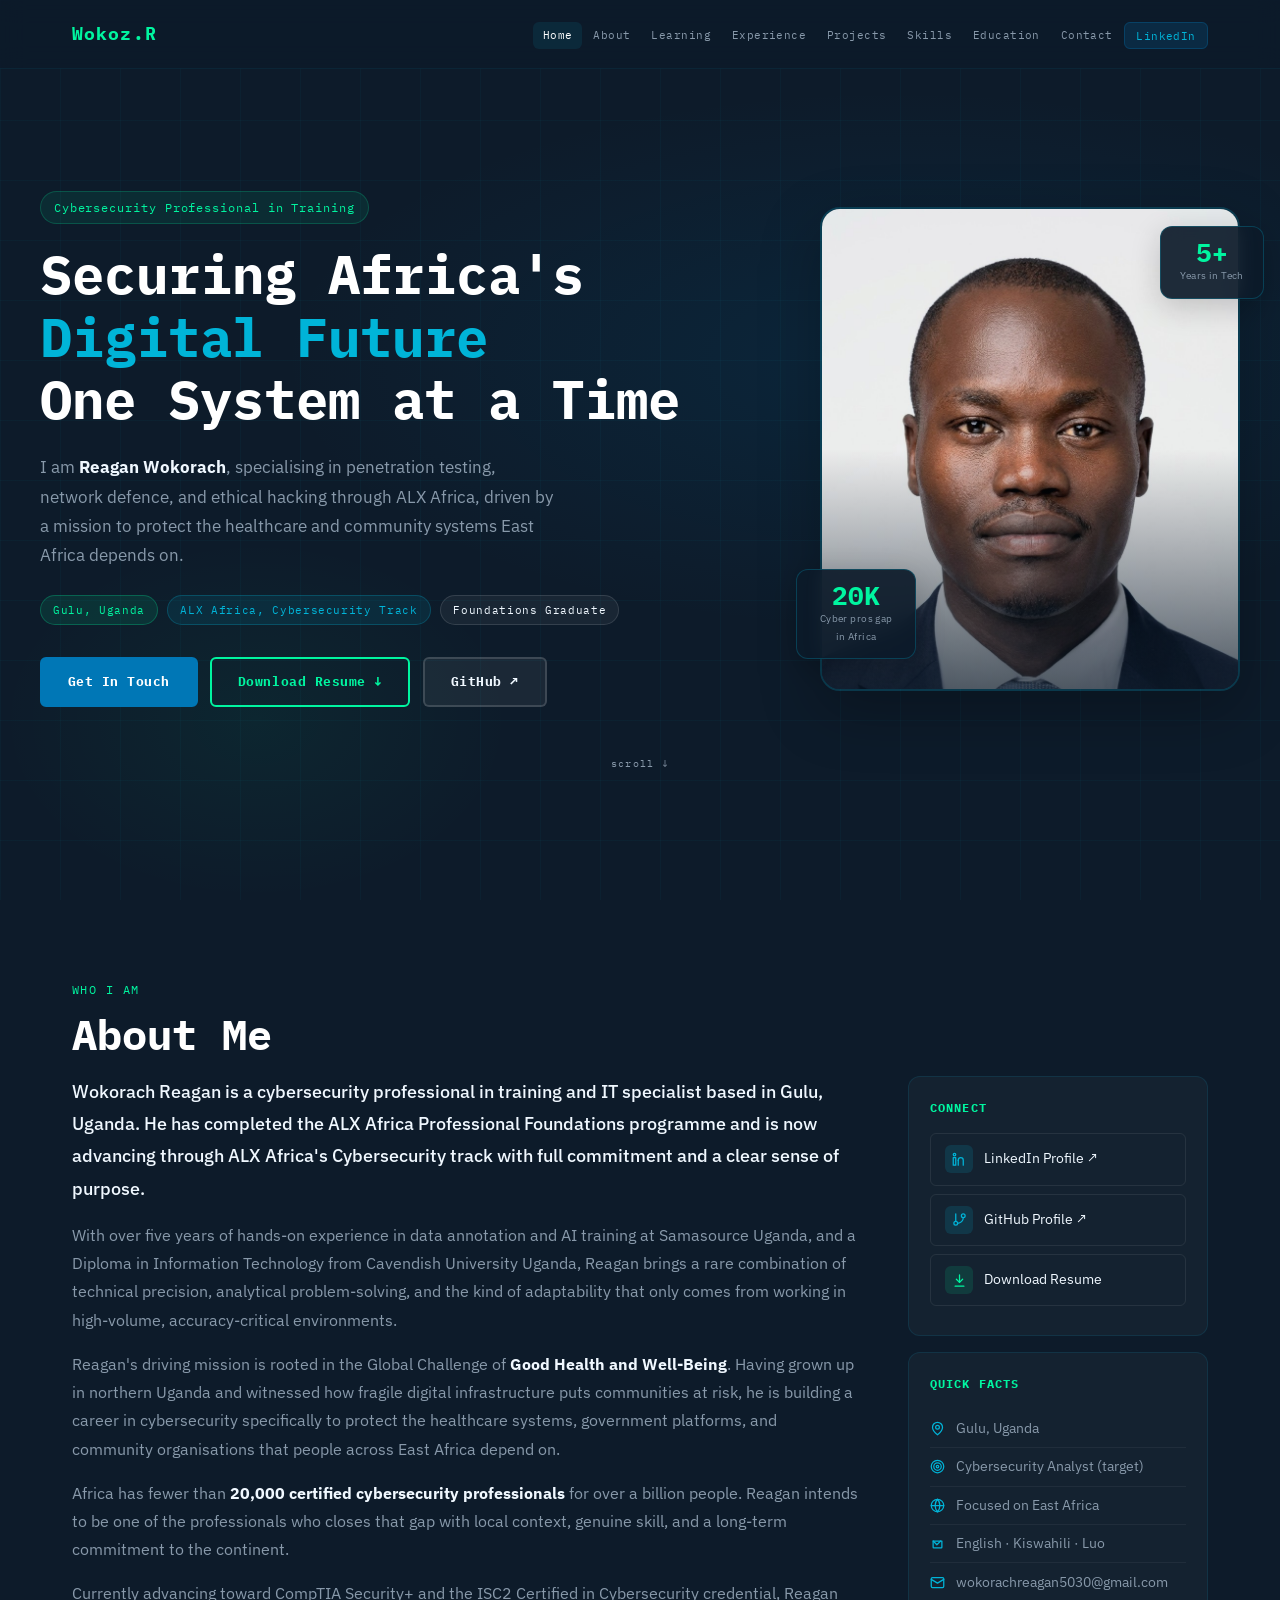
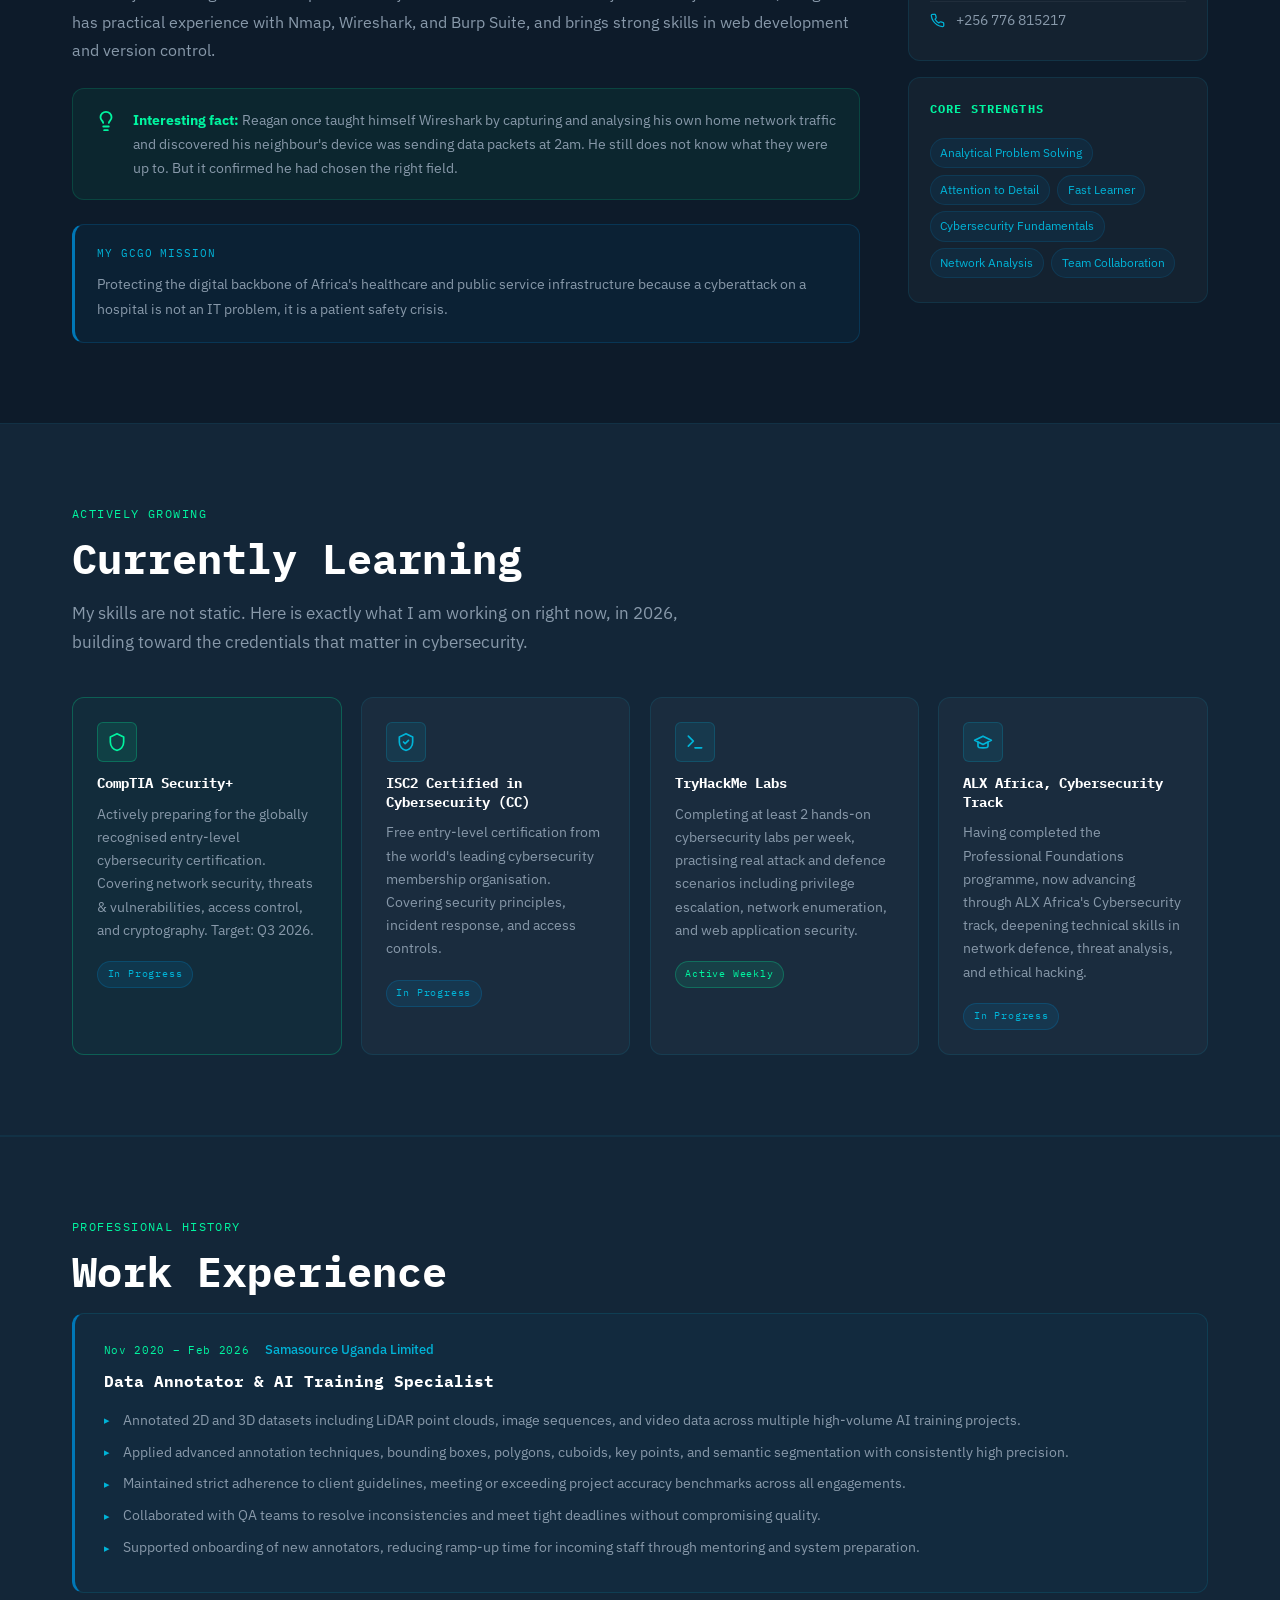
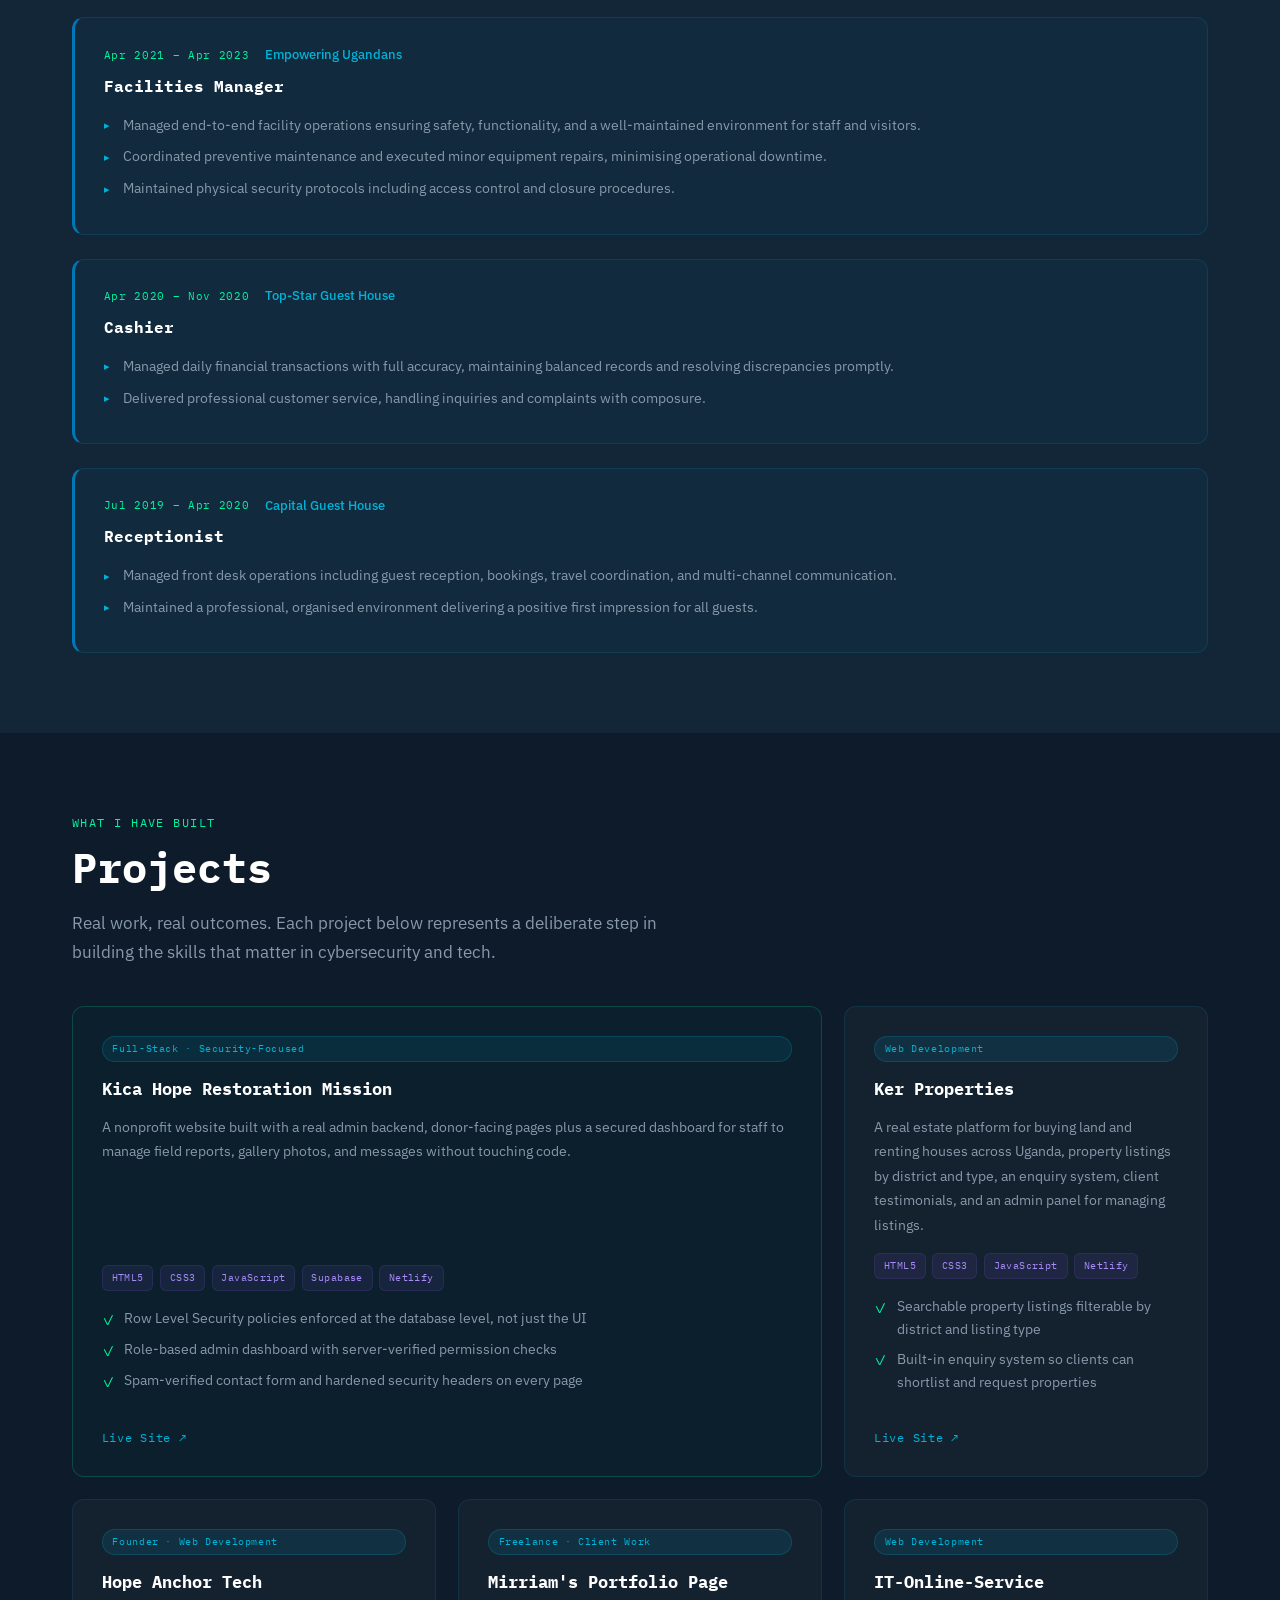
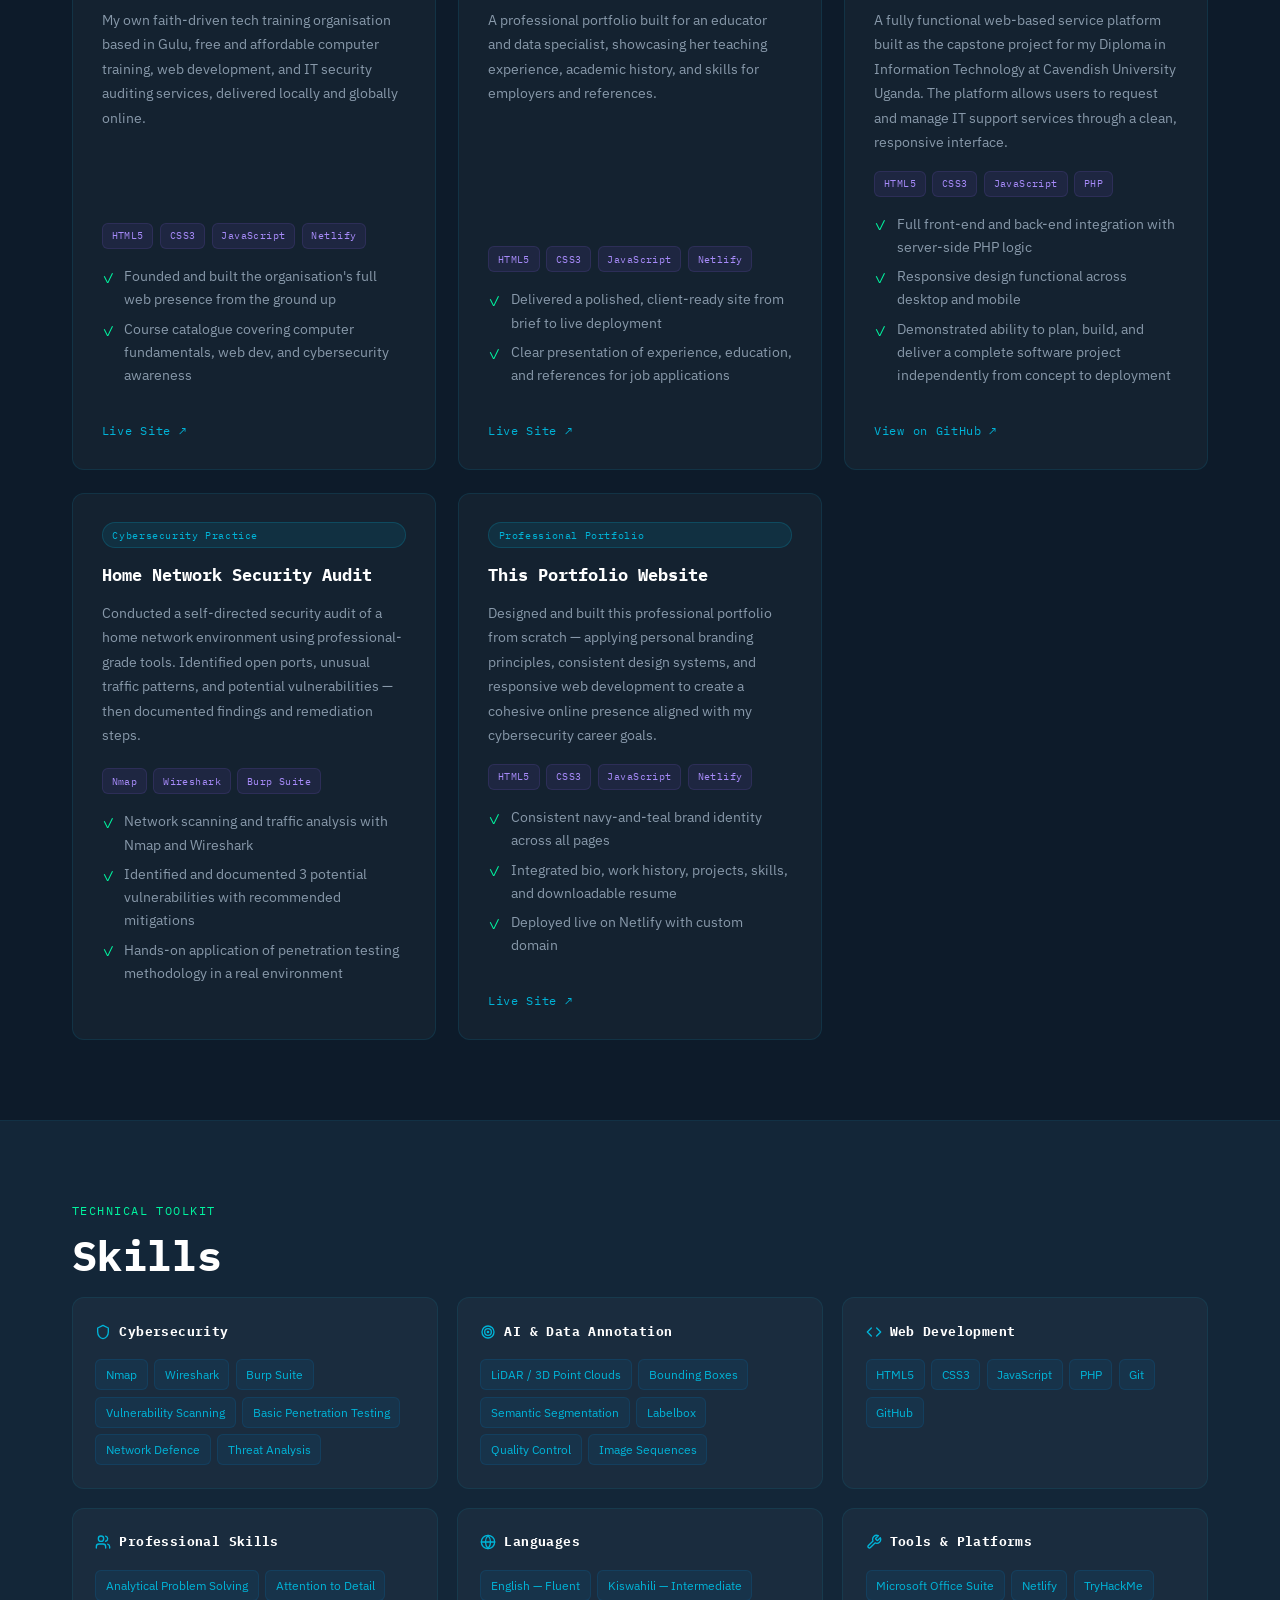
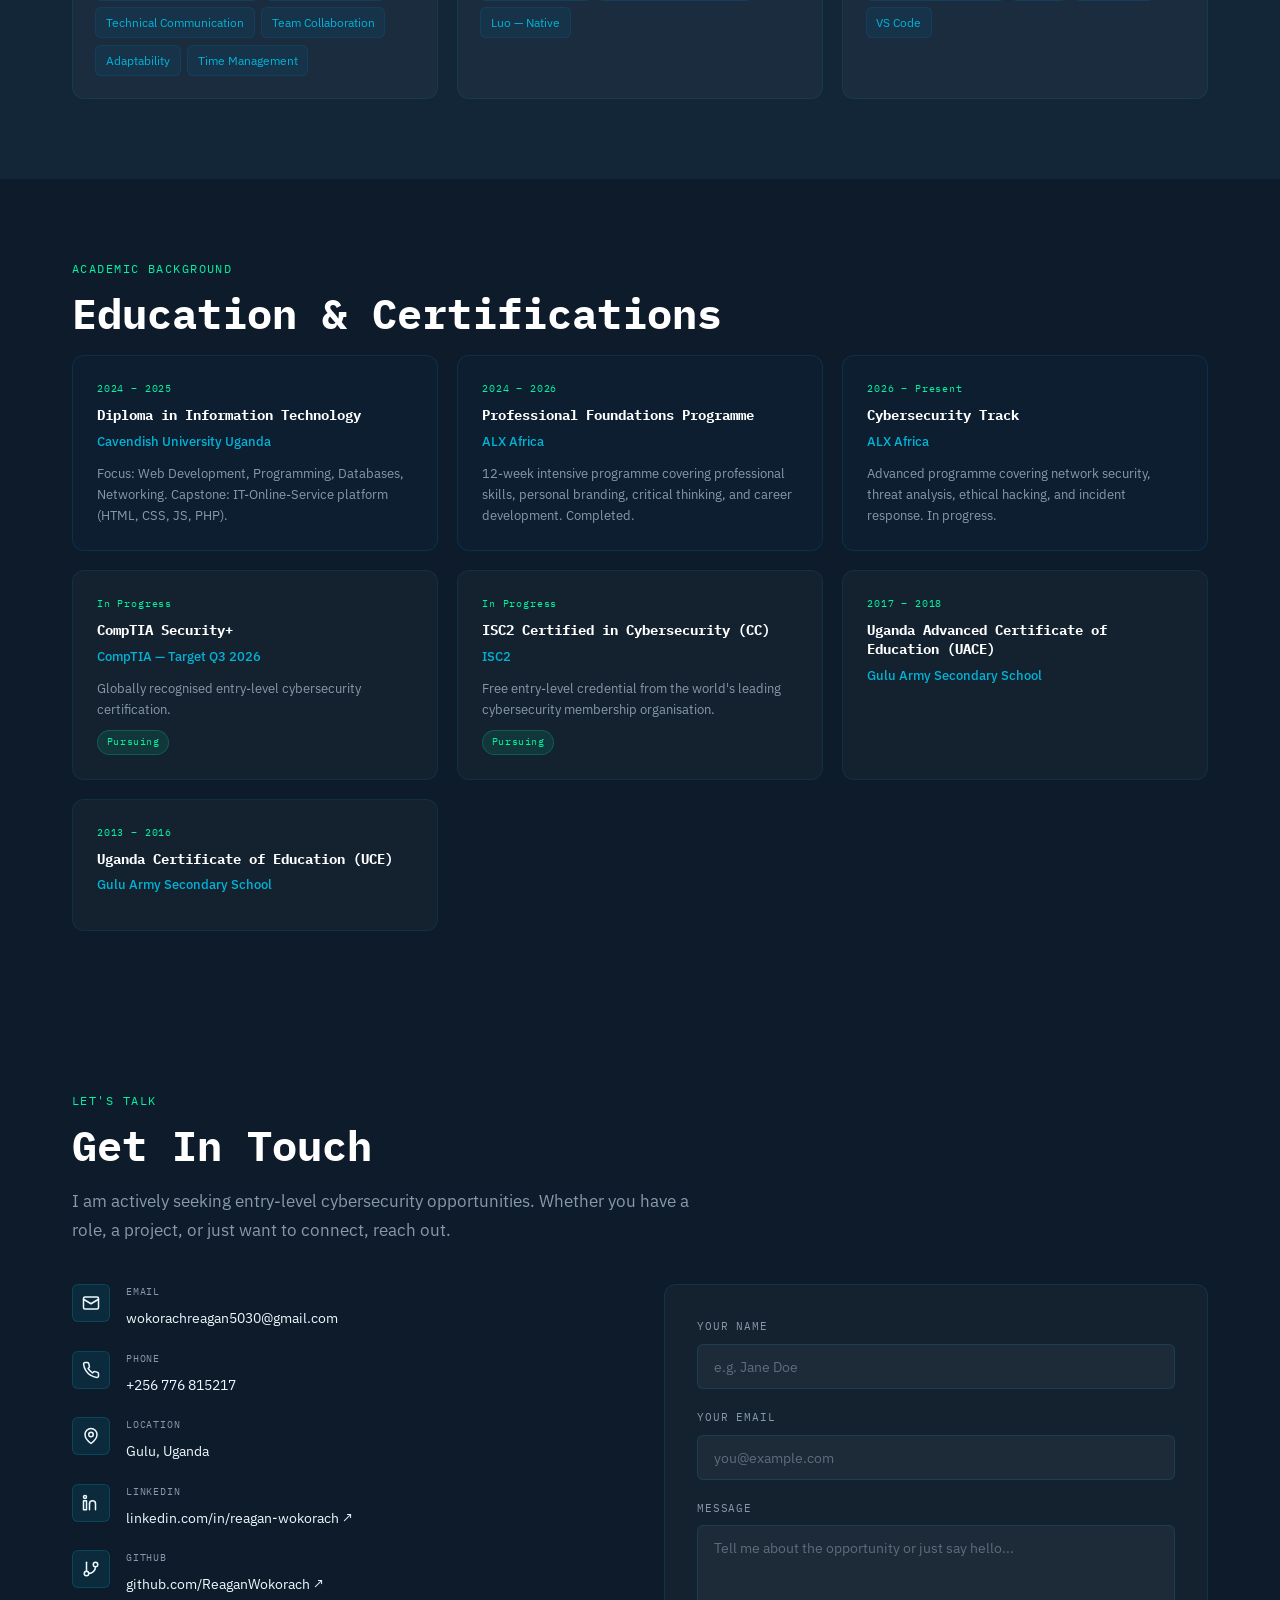
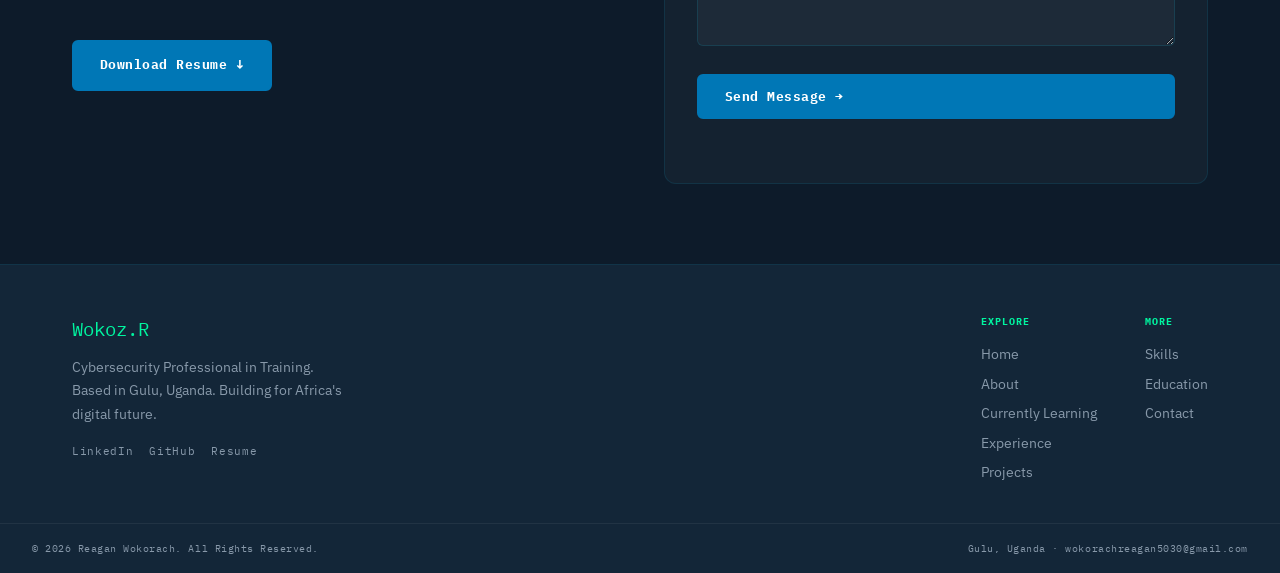
<file: index.html>
<!DOCTYPE html>
<html lang="en">
<head>
  <meta charset="UTF-8" />
  <meta name="viewport" content="width=device-width, initial-scale=1.0" />
  <meta name="description" content="Wokorach Reagan — Cybersecurity Professional in Training, IT Specialist, and ALX Africa graduate based in Gulu, Uganda." />
  <meta name="google-site-verification" content="SzivMafJErpGyqfiglNMmfNUC6fEntuQ3i_JwdZKZx4" />
  <title>Reagan Wokorach | Cybersecurity Portfolio</title>
  <link rel="preconnect" href="https://fonts.googleapis.com" />
  <link rel="preconnect" href="https://fonts.gstatic.com" crossorigin />
  <link href="https://fonts.googleapis.com/css2?family=IBM+Plex+Mono:wght@400;500;600;700&family=IBM+Plex+Sans:wght@300;400;500;600;700&display=swap" rel="stylesheet" />
  <link rel="stylesheet" href="style.css" />
</head>
<body>

  <!-- ── NAV ──────────────────────────────────────────────────────────── -->
  <nav id="navbar">
    <div class="nav-inner">
      <a class="nav-logo" href="#home">Wokoz.R</a>
      <button class="nav-toggle" id="navToggle" aria-label="Toggle menu">
        <span></span><span></span><span></span>
      </button>
      <ul class="nav-links" id="navLinks">
        <li><a href="#home">Home</a></li>
        <li><a href="#about">About</a></li>
        <li><a href="#learning">Learning</a></li>
        <li><a href="#experience">Experience</a></li>
        <li><a href="#projects">Projects</a></li>
        <li><a href="#skills">Skills</a></li>
        <li><a href="#education">Education</a></li>
        <li><a href="#contact">Contact</a></li>
        <li><a href="https://www.linkedin.com/in/reagan-wokorach/" target="_blank" class="nav-linkedin">LinkedIn</a>
        </li>
      </ul>
    </div>
  </nav>

  <!-- ── HERO ─────────────────────────────────────────────────────────── -->
  <section id="home" class="hero">
    <div class="hero-grid">
      <div class="hero-text">
        <span class="hero-tag">Cybersecurity Professional in Training</span>
        <h1 class="hero-headline">
          Securing Africa's<br/>
          <span class="accent">Digital Future</span><br/>
          One System at a Time
        </h1>
        <p class="hero-sub">
          I am <strong>Reagan Wokorach</strong>, specialising in penetration testing,
          network defence, and ethical hacking through ALX Africa, driven by a
          mission to protect the healthcare and community systems East Africa depends on.
        </p>
        <div class="hero-badges">
          <span class="badge badge-green">Gulu, Uganda</span>
          <span class="badge badge-teal">ALX Africa, Cybersecurity Track</span>
          <span class="badge badge-navy">Foundations Graduate</span>
        </div>
        <div class="hero-cta">
          <a href="#contact" class="btn btn-primary">Get In Touch</a>
          <a href="resume.pdf" download class="btn btn-outline">Download Resume ↓</a>
          <a href="https://github.com/ReaganWokorach" target="_blank" class="btn btn-ghost">GitHub ↗</a>
        </div>
      </div>
      <div class="hero-image">
        <div class="image-frame">
          <img src="reagan.jpeg" alt="Reagan Wokorach — Cybersecurity Professional" fetchpriority="high" />
          <div class="image-glow"></div>
          <div class="image-spotlight" id="imageSpotlight"></div>
        </div>
        <div class="hero-stat-card card-top">
          <span class="stat-num">5+</span>
          <span class="stat-label">Years in Tech</span>
        </div>
        <div class="hero-stat-card card-bottom">
          <span class="stat-num">20K</span>
          <span class="stat-label">Cyber pros gap in Africa</span>
        </div>
      </div>
    </div>
    <div class="hero-scroll">scroll ↓</div>
  </section>

  <!-- ── CURRENTLY LEARNING ────────────────────────────────────────────── -->
  <!-- ── BIO / ABOUT ───────────────────────────────────────────────────── -->
  <section id="about" class="section about-section">
    <div class="container">
      <div class="section-label">Who i am</div>
      <h2 class="section-title">About Me</h2>

      <div class="about-grid">
        <div class="about-bio">
          <p class="bio-lead">
            Wokorach Reagan is a cybersecurity professional in training and IT specialist
            based in Gulu, Uganda. He has completed the ALX Africa Professional Foundations
            programme and is now advancing through ALX Africa's Cybersecurity track with
            full commitment and a clear sense of purpose.
          </p>
          <p>
            With over five years of hands-on experience in data annotation and AI training
            at Samasource Uganda, and a Diploma in Information Technology from Cavendish
            University Uganda, Reagan brings a rare combination of technical precision,
            analytical problem-solving, and the kind of adaptability that only comes from
            working in high-volume, accuracy-critical environments.
          </p>
          <p>
            Reagan's driving mission is rooted in the Global Challenge of
            <strong>Good Health and Well-Being</strong>. Having grown up in northern Uganda
            and witnessed how fragile digital infrastructure puts communities at risk, he
            is building a career in cybersecurity specifically to protect the healthcare
            systems, government platforms, and community organisations that people across
            East Africa depend on.
          </p>
          <p>
            Africa has fewer than <strong>20,000 certified cybersecurity professionals</strong>
            for over a billion people. Reagan intends to be one of the professionals who
            closes that gap with local context, genuine skill, and a long-term commitment
            to the continent.
          </p>
          <p>
            Currently advancing toward CompTIA Security+ and the ISC2 Certified in
            Cybersecurity credential, Reagan has practical experience with Nmap, Wireshark,
            and Burp Suite, and brings strong skills in web development and version control.
          </p>

          <div class="fun-fact">
            <div class="fun-fact-icon">
            <svg viewBox="0 0 24 24" fill="none" stroke="currentColor" stroke-width="2" stroke-linecap="round" stroke-linejoin="round" aria-hidden="true"><line x1="9" x2="15" y1="18" y2="18"/><line x1="10" x2="14" y1="22" y2="22"/><path d="M15.09 14c.18-.98.65-1.74 1.41-2.5A4.65 4.65 0 0 0 18 8 6 6 0 0 0 6 8c0 1 .23 2.23 1.5 3.5A4.61 4.61 0 0 1 8.91 14"/></svg>
          </div>
            <div>
              <strong>Interesting fact:</strong> Reagan once taught himself Wireshark by
              capturing and analysing his own home network traffic and discovered his
              neighbour's device was sending data packets at 2am. He still does not know
              what they were up to. But it confirmed he had chosen the right field.
            </div>
          </div>

          <div class="gcgo-card">
            <div class="gcgo-label">My GCGO Mission</div>
            <p>Protecting the digital backbone of Africa's healthcare and public service
            infrastructure because a cyberattack on a hospital is not an IT problem,
            it is a patient safety crisis.</p>
          </div>
        </div>

        <div class="about-sidebar">
          <div class="sidebar-card">
            <h4>Connect</h4>
            <a href="https://www.linkedin.com/in/reagan-wokorach/" target="_blank" class="connect-link linkedin">
              <span><svg viewBox="0 0 24 24" fill="none" stroke="currentColor" stroke-width="2" stroke-linecap="round" stroke-linejoin="round" aria-hidden="true"><rect x="2" y="9" width="4" height="12"/><circle cx="4" cy="4" r="2"/><path d="M10 21v-8"/><path d="M10 13a4 4 0 0 1 8 0v8"/></svg></span> LinkedIn Profile ↗
            </a>
            <a href="https://github.com/ReaganWokorach" target="_blank" class="connect-link github">
              <span><svg viewBox="0 0 24 24" fill="none" stroke="currentColor" stroke-width="2" stroke-linecap="round" stroke-linejoin="round" aria-hidden="true"><line x1="6" x2="6" y1="3" y2="15"/><circle cx="18" cy="6" r="3"/><circle cx="6" cy="18" r="3"/><path d="M18 9a9 9 0 0 1-9 9"/></svg></span> GitHub Profile ↗
            </a>
            <a href="resume.pdf" download class="connect-link resume">
              <span><svg viewBox="0 0 24 24" fill="none" stroke="currentColor" stroke-width="2" stroke-linecap="round" stroke-linejoin="round" aria-hidden="true"><path d="M12 3v12"/><path d="m7 10 5 5 5-5"/><path d="M5 21h14"/></svg></span> Download Resume
            </a>
          </div>

          <div class="sidebar-card">
            <h4>Quick Facts</h4>
            <ul class="quick-facts">
              <li><span><svg viewBox="0 0 24 24" fill="none" stroke="currentColor" stroke-width="2" stroke-linecap="round" stroke-linejoin="round" aria-hidden="true"><path d="M20 10c0 6-8 12-8 12s-8-6-8-12a8 8 0 0 1 16 0Z"/><circle cx="12" cy="10" r="3"/></svg></span> Gulu, Uganda</li>
              <li><span><svg viewBox="0 0 24 24" fill="none" stroke="currentColor" stroke-width="2" stroke-linecap="round" stroke-linejoin="round" aria-hidden="true"><circle cx="12" cy="12" r="10"/><circle cx="12" cy="12" r="6"/><circle cx="12" cy="12" r="2"/></svg></span> Cybersecurity Analyst (target)</li>
              <li><span><svg viewBox="0 0 24 24" fill="none" stroke="currentColor" stroke-width="2" stroke-linecap="round" stroke-linejoin="round" aria-hidden="true"><circle cx="12" cy="12" r="10"/><path d="M2 12h20"/><path d="M12 2a15 15 0 0 1 0 20 15 15 0 0 1 0-20Z"/></svg></span> Focused on East Africa</li>
              <li><span><svg viewBox="0 0 24 24" fill="none" stroke="currentColor" stroke-width="2" stroke-linecap="round" stroke-linejoin="round" aria-hidden="true"><path d="m5 8 6 6 6-6"/><path d="M5 8h14v10a1 1 0 0 1-1 1H6a1 1 0 0 1-1-1Z"/></svg></span> English · Kiswahili · Luo</li>
              <li><span><svg viewBox="0 0 24 24" fill="none" stroke="currentColor" stroke-width="2" stroke-linecap="round" stroke-linejoin="round" aria-hidden="true"><rect x="2" y="4" width="20" height="16" rx="2"/><path d="m2 7 10 6 10-6"/></svg></span> wokorachreagan5030@gmail.com</li>
              <li><span><svg viewBox="0 0 24 24" fill="none" stroke="currentColor" stroke-width="2" stroke-linecap="round" stroke-linejoin="round" aria-hidden="true"><path d="M22 16.92v3a2 2 0 0 1-2.18 2 19.79 19.79 0 0 1-8.63-3.07 19.5 19.5 0 0 1-6-6 19.79 19.79 0 0 1-3.07-8.67A2 2 0 0 1 4.11 2h3a2 2 0 0 1 2 1.72c.127.96.362 1.903.7 2.81a2 2 0 0 1-.45 2.11L8.09 9.91a16 16 0 0 0 6 6l1.27-1.27a2 2 0 0 1 2.11-.45c.907.338 1.85.573 2.81.7A2 2 0 0 1 22 16.92z"/></svg></span> +256 776 815217</li>
            </ul>
          </div>

          <div class="sidebar-card skills-preview">
            <h4>Core Strengths</h4>
            <div class="strength-tag">Analytical Problem Solving</div>
            <div class="strength-tag">Attention to Detail</div>
            <div class="strength-tag">Fast Learner</div>
            <div class="strength-tag">Cybersecurity Fundamentals</div>
            <div class="strength-tag">Network Analysis</div>
            <div class="strength-tag">Team Collaboration</div>
          </div>
        </div>
      </div>
    </div>
  </section>

  <!-- ── CURRENTLY LEARNING ───────────────────────────────────────────── -->
  <section id="learning" class="section learning-section">
    <div class="container">
      <div class="section-label">Actively Growing</div>
      <h2 class="section-title">Currently Learning</h2>
      <p class="section-sub">
        My skills are not static. Here is exactly what I am working on right now,
        in 2026, building toward the credentials that matter in cybersecurity.
      </p>
      <div class="learning-grid">
        <div class="learning-card featured">
          <div class="lcard-icon">
            <svg viewBox="0 0 24 24" fill="none" stroke="currentColor" stroke-width="2" stroke-linecap="round" stroke-linejoin="round" aria-hidden="true"><path d="M12 2 4 6v6c0 5.5 3.8 9.7 8 10 4.2-.3 8-4.5 8-10V6l-8-4Z"/></svg>
          </div>
          <h3>CompTIA Security+</h3>
          <p>Actively preparing for the globally recognised entry-level cybersecurity
          certification. Covering network security, threats & vulnerabilities, access
          control, and cryptography. Target: Q3 2026.</p>
          <div class="lcard-status in-progress">In Progress</div>
        </div>
        <div class="learning-card">
          <div class="lcard-icon">
            <svg viewBox="0 0 24 24" fill="none" stroke="currentColor" stroke-width="2" stroke-linecap="round" stroke-linejoin="round" aria-hidden="true"><path d="M12 2 4 6v6c0 5.5 3.8 9.7 8 10 4.2-.3 8-4.5 8-10V6l-8-4Z"/><path d="m9 12 2 2 4-4"/></svg>
          </div>
          <h3>ISC2 Certified in Cybersecurity (CC)</h3>
          <p>Free entry-level certification from the world's leading cybersecurity
          membership organisation. Covering security principles, incident response,
          and access controls.</p>
          <div class="lcard-status in-progress">In Progress</div>
        </div>
        <div class="learning-card">
          <div class="lcard-icon">
            <svg viewBox="0 0 24 24" fill="none" stroke="currentColor" stroke-width="2" stroke-linecap="round" stroke-linejoin="round" aria-hidden="true"><polyline points="4 17 10 11 4 5"/><line x1="12" x2="20" y1="19" y2="19"/></svg>
          </div>
          <h3>TryHackMe Labs</h3>
          <p>Completing at least 2 hands-on cybersecurity labs per week, practising
          real attack and defence scenarios including privilege escalation, network
          enumeration, and web application security.</p>
          <div class="lcard-status active">Active Weekly</div>
        </div>
        <div class="learning-card">
          <div class="lcard-icon">
            <svg viewBox="0 0 24 24" fill="none" stroke="currentColor" stroke-width="2" stroke-linecap="round" stroke-linejoin="round" aria-hidden="true"><path d="M22 10 12 5 2 10l10 5 10-5Z"/><path d="M6 12v5c0 1.1 2.7 2 6 2s6-.9 6-2v-5"/></svg>
          </div>
          <h3>ALX Africa, Cybersecurity Track</h3>
          <p>Having completed the Professional Foundations programme, now advancing
          through ALX Africa's Cybersecurity track, deepening technical skills in
          network defence, threat analysis, and ethical hacking.</p>
          <div class="lcard-status in-progress">In Progress</div>
        </div>
      </div>
    </div>
  </section>

  <!-- ── EXPERIENCE ────────────────────────────────────────────────────── -->
  <section id="experience" class="section exp-section">
    <div class="container">
      <div class="section-label">Professional History</div>
      <h2 class="section-title">Work Experience</h2>
      <div class="timeline">

        <div class="timeline-item">
          <div class="timeline-content">
            <div class="timeline-meta">
              <span class="timeline-date">Nov 2020 – Feb 2026</span>
              <span class="timeline-org">Samasource Uganda Limited</span>
            </div>
            <h3>Data Annotator & AI Training Specialist</h3>
            <ul>
              <li>Annotated 2D and 3D datasets including LiDAR point clouds, image sequences,
              and video data across multiple high-volume AI training projects.</li>
              <li>Applied advanced annotation techniques, bounding boxes, polygons, cuboids,
              key points, and semantic segmentation with consistently high precision.</li>
              <li>Maintained strict adherence to client guidelines, meeting or exceeding
              project accuracy benchmarks across all engagements.</li>
              <li>Collaborated with QA teams to resolve inconsistencies and meet tight
              deadlines without compromising quality.</li>
              <li>Supported onboarding of new annotators, reducing ramp-up time for
              incoming staff through mentoring and system preparation.</li>
            </ul>
          </div>
        </div>

        <div class="timeline-item">
          <div class="timeline-content">
            <div class="timeline-meta">
              <span class="timeline-date">Apr 2021 – Apr 2023</span>
              <span class="timeline-org">Empowering Ugandans</span>
            </div>
            <h3>Facilities Manager</h3>
            <ul>
              <li>Managed end-to-end facility operations ensuring safety, functionality,
              and a well-maintained environment for staff and visitors.</li>
              <li>Coordinated preventive maintenance and executed minor equipment repairs,
              minimising operational downtime.</li>
              <li>Maintained physical security protocols including access control and
              closure procedures.</li>
            </ul>
          </div>
        </div>

        <div class="timeline-item">
          <div class="timeline-content">
            <div class="timeline-meta">
              <span class="timeline-date">Apr 2020 – Nov 2020</span>
              <span class="timeline-org">Top-Star Guest House</span>
            </div>
            <h3>Cashier</h3>
            <ul>
              <li>Managed daily financial transactions with full accuracy, maintaining
              balanced records and resolving discrepancies promptly.</li>
              <li>Delivered professional customer service, handling inquiries and
              complaints with composure.</li>
            </ul>
          </div>
        </div>

        <div class="timeline-item">
          <div class="timeline-content">
            <div class="timeline-meta">
              <span class="timeline-date">Jul 2019 – Apr 2020</span>
              <span class="timeline-org">Capital Guest House</span>
            </div>
            <h3>Receptionist</h3>
            <ul>
              <li>Managed front desk operations including guest reception, bookings,
              travel coordination, and multi-channel communication.</li>
              <li>Maintained a professional, organised environment delivering a positive
              first impression for all guests.</li>
            </ul>
          </div>
        </div>

      </div>
    </div>
  </section>

  <!-- ── PROJECTS ──────────────────────────────────────────────────────── -->
  <section id="projects" class="section projects-section">
    <div class="container">
      <div class="section-label">What I Have Built</div>
      <h2 class="section-title">Projects</h2>
      <p class="section-sub">
        Real work, real outcomes. Each project below represents a deliberate
        step in building the skills that matter in cybersecurity and tech.
      </p>
      <div class="projects-grid">

        <div class="project-card featured-project">
          <div class="project-tag">Full-Stack · Security-Focused</div>
          <h3>Kica Hope Restoration Mission</h3>
          <p class="project-desc">
            A nonprofit website built with a real admin backend, donor-facing pages
            plus a secured dashboard for staff to manage field reports, gallery photos,
            and messages without touching code.
          </p>
          <div class="project-tech">
            <span>HTML5</span><span>CSS3</span><span>JavaScript</span><span>Supabase</span><span>Netlify</span>
          </div>
          <div class="project-outcomes">
            <div class="outcome">
              <span class="outcome-icon">✓</span>
              Row Level Security policies enforced at the database level, not just the UI
            </div>
            <div class="outcome">
              <span class="outcome-icon">✓</span>
              Role-based admin dashboard with server-verified permission checks
            </div>
            <div class="outcome">
              <span class="outcome-icon">✓</span>
              Spam-verified contact form and hardened security headers on every page
            </div>
          </div>
          <a href="https://kicahope.netlify.app/" target="_blank" class="project-link">
            Live Site ↗
          </a>
        </div>

        <div class="project-card">
          <div class="project-tag">Web Development</div>
          <h3>Ker Properties</h3>
          <p class="project-desc">
            A real estate platform for buying land and renting houses across Uganda,
            property listings by district and type, an enquiry system, client
            testimonials, and an admin panel for managing listings.
          </p>
          <div class="project-tech">
            <span>HTML5</span><span>CSS3</span><span>JavaScript</span><span>Netlify</span>
          </div>
          <div class="project-outcomes">
            <div class="outcome">
              <span class="outcome-icon">✓</span>
              Searchable property listings filterable by district and listing type
            </div>
            <div class="outcome">
              <span class="outcome-icon">✓</span>
              Built-in enquiry system so clients can shortlist and request properties
            </div>
          </div>
          <a href="https://kerproperties.netlify.app/" target="_blank" class="project-link">
            Live Site ↗
          </a>
        </div>

        <div class="project-card">
          <div class="project-tag">Founder · Web Development</div>
          <h3>Hope Anchor Tech</h3>
          <p class="project-desc">
            My own faith-driven tech training organisation based in Gulu, free and
            affordable computer training, web development, and IT security auditing
            services, delivered locally and globally online.
          </p>
          <div class="project-tech">
            <span>HTML5</span><span>CSS3</span><span>JavaScript</span><span>Netlify</span>
          </div>
          <div class="project-outcomes">
            <div class="outcome">
              <span class="outcome-icon">✓</span>
              Founded and built the organisation's full web presence from the ground up
            </div>
            <div class="outcome">
              <span class="outcome-icon">✓</span>
              Course catalogue covering computer fundamentals, web dev, and cybersecurity awareness
            </div>
          </div>
          <a href="https://hopeanchortech.netlify.app/" target="_blank" class="project-link">
            Live Site ↗
          </a>
        </div>

        <div class="project-card">
          <div class="project-tag">Freelance · Client Work</div>
          <h3>Mirriam's Portfolio Page</h3>
          <p class="project-desc">
            A professional portfolio built for an educator and data specialist,
            showcasing her teaching experience, academic history, and skills for
            employers and references.
          </p>
          <div class="project-tech">
            <span>HTML5</span><span>CSS3</span><span>JavaScript</span><span>Netlify</span>
          </div>
          <div class="project-outcomes">
            <div class="outcome">
              <span class="outcome-icon">✓</span>
              Delivered a polished, client-ready site from brief to live deployment
            </div>
            <div class="outcome">
              <span class="outcome-icon">✓</span>
              Clear presentation of experience, education, and references for job applications
            </div>
          </div>
          <a href="https://mirriamaloyoadongping.netlify.app/" target="_blank" class="project-link">
            Live Site ↗
          </a>
        </div>

        <div class="project-card">
          <div class="project-tag">Web Development</div>
          <h3>IT-Online-Service</h3>
          <p class="project-desc">
            A fully functional web-based service platform built as the capstone
            project for my Diploma in Information Technology at Cavendish University
            Uganda. The platform allows users to request and manage IT support services
            through a clean, responsive interface.
          </p>
          <div class="project-tech">
            <span>HTML5</span><span>CSS3</span><span>JavaScript</span><span>PHP</span>
          </div>
          <div class="project-outcomes">
            <div class="outcome">
              <span class="outcome-icon">✓</span>
              Full front-end and back-end integration with server-side PHP logic
            </div>
            <div class="outcome">
              <span class="outcome-icon">✓</span>
              Responsive design functional across desktop and mobile
            </div>
            <div class="outcome">
              <span class="outcome-icon">✓</span>
              Demonstrated ability to plan, build, and deliver a complete software
              project independently from concept to deployment
            </div>
          </div>
          <a href="https://github.com/ReaganWokorach" target="_blank" class="project-link">
            View on GitHub ↗
          </a>
        </div>

        <div class="project-card">
          <div class="project-tag">Cybersecurity Practice</div>
          <h3>Home Network Security Audit</h3>
          <p class="project-desc">
            Conducted a self-directed security audit of a home network environment
            using professional-grade tools. Identified open ports, unusual traffic
            patterns, and potential vulnerabilities — then documented findings and
            remediation steps.
          </p>
          <div class="project-tech">
            <span>Nmap</span><span>Wireshark</span><span>Burp Suite</span>
          </div>
          <div class="project-outcomes">
            <div class="outcome">
              <span class="outcome-icon">✓</span>
              Network scanning and traffic analysis with Nmap and Wireshark
            </div>
            <div class="outcome">
              <span class="outcome-icon">✓</span>
              Identified and documented 3 potential vulnerabilities with
              recommended mitigations
            </div>
            <div class="outcome">
              <span class="outcome-icon">✓</span>
              Hands-on application of penetration testing methodology in a
              real environment
            </div>
          </div>
        </div>

        <div class="project-card">
          <div class="project-tag">Professional Portfolio</div>
          <h3>This Portfolio Website</h3>
          <p class="project-desc">
            Designed and built this professional portfolio from scratch — applying
            personal branding principles, consistent design systems, and responsive
            web development to create a cohesive online presence aligned with my
            cybersecurity career goals.
          </p>
          <div class="project-tech">
            <span>HTML5</span><span>CSS3</span><span>JavaScript</span><span>Netlify</span>
          </div>
          <div class="project-outcomes">
            <div class="outcome">
              <span class="outcome-icon">✓</span>
              Consistent navy-and-teal brand identity across all pages
            </div>
            <div class="outcome">
              <span class="outcome-icon">✓</span>
              Integrated bio, work history, projects, skills, and downloadable resume
            </div>
            <div class="outcome">
              <span class="outcome-icon">✓</span>
              Deployed live on Netlify with custom domain
            </div>
          </div>
          <a href="https://wokorachreagan.netlify.app" target="_blank" class="project-link">
            Live Site ↗
          </a>
        </div>

      </div>
    </div>
  </section>

  <!-- ── SKILLS ────────────────────────────────────────────────────────── -->
  <section id="skills" class="section skills-section">
    <div class="container">
      <div class="section-label">Technical Toolkit</div>
      <h2 class="section-title">Skills</h2>
      <div class="skills-grid">

        <div class="skill-group">
          <h3><span class="skill-icon"><svg viewBox="0 0 24 24" fill="none" stroke="currentColor" stroke-width="2" stroke-linecap="round" stroke-linejoin="round" aria-hidden="true"><path d="M12 2 4 6v6c0 5.5 3.8 9.7 8 10 4.2-.3 8-4.5 8-10V6l-8-4Z"/></svg></span> Cybersecurity</h3>
          <div class="skill-tags">
            <span>Nmap</span><span>Wireshark</span><span>Burp Suite</span>
            <span>Vulnerability Scanning</span><span>Basic Penetration Testing</span>
            <span>Network Defence</span><span>Threat Analysis</span>
          </div>
        </div>

        <div class="skill-group">
          <h3><span class="skill-icon"><svg viewBox="0 0 24 24" fill="none" stroke="currentColor" stroke-width="2" stroke-linecap="round" stroke-linejoin="round" aria-hidden="true"><circle cx="12" cy="12" r="9"/><circle cx="12" cy="12" r="5"/><circle cx="12" cy="12" r="1"/></svg></span> AI & Data Annotation</h3>
          <div class="skill-tags">
            <span>LiDAR / 3D Point Clouds</span><span>Bounding Boxes</span>
            <span>Semantic Segmentation</span><span>Labelbox</span>
            <span>Quality Control</span><span>Image Sequences</span>
          </div>
        </div>

        <div class="skill-group">
          <h3><span class="skill-icon"><svg viewBox="0 0 24 24" fill="none" stroke="currentColor" stroke-width="2" stroke-linecap="round" stroke-linejoin="round" aria-hidden="true"><polyline points="16 18 22 12 16 6"/><polyline points="8 6 2 12 8 18"/></svg></span> Web Development</h3>
          <div class="skill-tags">
            <span>HTML5</span><span>CSS3</span><span>JavaScript</span>
            <span>PHP</span><span>Git</span><span>GitHub</span>
          </div>
        </div>

        <div class="skill-group">
          <h3><span class="skill-icon"><svg viewBox="0 0 24 24" fill="none" stroke="currentColor" stroke-width="2" stroke-linecap="round" stroke-linejoin="round" aria-hidden="true"><path d="M16 21v-2a4 4 0 0 0-4-4H6a4 4 0 0 0-4 4v2"/><circle cx="9" cy="7" r="4"/><path d="M22 21v-2a4 4 0 0 0-3-3.87"/><path d="M16 3.13a4 4 0 0 1 0 7.75"/></svg></span> Professional Skills</h3>
          <div class="skill-tags">
            <span>Analytical Problem Solving</span><span>Attention to Detail</span>
            <span>Technical Communication</span><span>Team Collaboration</span>
            <span>Adaptability</span><span>Time Management</span>
          </div>
        </div>

        <div class="skill-group">
          <h3><span class="skill-icon"><svg viewBox="0 0 24 24" fill="none" stroke="currentColor" stroke-width="2" stroke-linecap="round" stroke-linejoin="round" aria-hidden="true"><circle cx="12" cy="12" r="10"/><path d="M2 12h20"/><path d="M12 2a15 15 0 0 1 0 20 15 15 0 0 1 0-20Z"/></svg></span> Languages</h3>
          <div class="skill-tags">
            <span>English — Fluent</span>
            <span>Kiswahili — Intermediate</span>
            <span>Luo — Native</span>
          </div>
        </div>

        <div class="skill-group">
          <h3><span class="skill-icon"><svg viewBox="0 0 24 24" fill="none" stroke="currentColor" stroke-width="2" stroke-linecap="round" stroke-linejoin="round" aria-hidden="true"><path d="M14.7 6.3a1 1 0 0 0 0 1.4l1.6 1.6a1 1 0 0 0 1.4 0l3.77-3.77a6 6 0 0 1-7.94 7.94l-6.91 6.91a2.12 2.12 0 0 1-3-3l6.91-6.91a6 6 0 0 1 7.94-7.94l-3.76 3.77Z"/></svg></span> Tools & Platforms</h3>
          <div class="skill-tags">
            <span>Microsoft Office Suite</span><span>Netlify</span>
            <span>TryHackMe</span><span>VS Code</span>
          </div>
        </div>

      </div>
    </div>
  </section>

  <!-- ── EDUCATION ─────────────────────────────────────────────────────── -->
  <section id="education" class="section edu-section">
    <div class="container">
      <div class="section-label">Academic Background</div>
      <h2 class="section-title">Education & Certifications</h2>
      <div class="edu-grid">

        <div class="edu-card featured-edu">
          <div class="edu-year">2024 – 2025</div>
          <h3>Diploma in Information Technology</h3>
          <div class="edu-school">Cavendish University Uganda</div>
          <p>Focus: Web Development, Programming, Databases, Networking.
          Capstone: IT-Online-Service platform (HTML, CSS, JS, PHP).</p>
        </div>

        <div class="edu-card featured-edu">
          <div class="edu-year">2024 – 2026</div>
          <h3>Professional Foundations Programme</h3>
          <div class="edu-school">ALX Africa</div>
          <p>12-week intensive programme covering professional skills, personal
          branding, critical thinking, and career development. Completed.</p>
        </div>

        <div class="edu-card featured-edu">
          <div class="edu-year">2026 – Present</div>
          <h3>Cybersecurity Track</h3>
          <div class="edu-school">ALX Africa</div>
          <p>Advanced programme covering network security, threat analysis, ethical
          hacking, and incident response. In progress.</p>
        </div>

        <div class="edu-card">
          <div class="edu-year">In Progress</div>
          <h3>CompTIA Security+</h3>
          <div class="edu-school">CompTIA — Target Q3 2026</div>
          <p>Globally recognised entry-level cybersecurity certification.</p>
          <span class="cert-badge">Pursuing</span>
        </div>

        <div class="edu-card">
          <div class="edu-year">In Progress</div>
          <h3>ISC2 Certified in Cybersecurity (CC)</h3>
          <div class="edu-school">ISC2</div>
          <p>Free entry-level credential from the world's leading cybersecurity
          membership organisation.</p>
          <span class="cert-badge">Pursuing</span>
        </div>

        <div class="edu-card">
          <div class="edu-year">2017 – 2018</div>
          <h3>Uganda Advanced Certificate of Education (UACE)</h3>
          <div class="edu-school">Gulu Army Secondary School</div>
        </div>

        <div class="edu-card">
          <div class="edu-year">2013 – 2016</div>
          <h3>Uganda Certificate of Education (UCE)</h3>
          <div class="edu-school">Gulu Army Secondary School</div>
        </div>

      </div>
    </div>
  </section>

  <!-- ── CONTACT ───────────────────────────────────────────────────────── -->
  <section id="contact" class="section contact-section">
    <div class="container">
      <div class="section-label">Let's Talk</div>
      <h2 class="section-title">Get In Touch</h2>
      <p class="section-sub">
        I am actively seeking entry-level cybersecurity opportunities. Whether
        you have a role, a project, or just want to connect, reach out.
      </p>

      <div class="contact-grid">
        <div class="contact-details">
          <div class="contact-item">
            <span class="contact-icon"><svg viewBox="0 0 24 24" fill="none" stroke="currentColor" stroke-width="2" stroke-linecap="round" stroke-linejoin="round" aria-hidden="true"><rect x="2" y="4" width="20" height="16" rx="2"/><path d="m2 7 10 6 10-6"/></svg></span>
            <div>
              <div class="contact-label">Email</div>
              <a href="mailto:wokorachreagan5030@gmail.com">wokorachreagan5030@gmail.com</a>
            </div>
          </div>
          <div class="contact-item">
            <span class="contact-icon"><svg viewBox="0 0 24 24" fill="none" stroke="currentColor" stroke-width="2" stroke-linecap="round" stroke-linejoin="round" aria-hidden="true"><path d="M22 16.92v3a2 2 0 0 1-2.18 2 19.79 19.79 0 0 1-8.63-3.07 19.5 19.5 0 0 1-6-6 19.79 19.79 0 0 1-3.07-8.67A2 2 0 0 1 4.11 2h3a2 2 0 0 1 2 1.72c.127.96.362 1.903.7 2.81a2 2 0 0 1-.45 2.11L8.09 9.91a16 16 0 0 0 6 6l1.27-1.27a2 2 0 0 1 2.11-.45c.907.338 1.85.573 2.81.7A2 2 0 0 1 22 16.92z"/></svg></span>
            <div>
              <div class="contact-label">Phone</div>
              <a href="tel:+256776815217">+256 776 815217</a>
            </div>
          </div>
          <div class="contact-item">
            <span class="contact-icon"><svg viewBox="0 0 24 24" fill="none" stroke="currentColor" stroke-width="2" stroke-linecap="round" stroke-linejoin="round" aria-hidden="true"><path d="M20 10c0 6-8 12-8 12s-8-6-8-12a8 8 0 0 1 16 0Z"/><circle cx="12" cy="10" r="3"/></svg></span>
            <div>
              <div class="contact-label">Location</div>
              <span>Gulu, Uganda</span>
            </div>
          </div>
          <div class="contact-item">
            <span class="contact-icon"><svg viewBox="0 0 24 24" fill="none" stroke="currentColor" stroke-width="2" stroke-linecap="round" stroke-linejoin="round" aria-hidden="true"><rect x="2" y="9" width="4" height="12"/><circle cx="4" cy="4" r="2"/><path d="M10 21v-8"/><path d="M10 13a4 4 0 0 1 8 0v8"/></svg></span>
            <div>
              <div class="contact-label">LinkedIn</div>
              <a href="https://www.linkedin.com/in/reagan-wokorach/" target="_blank">
                linkedin.com/in/reagan-wokorach ↗
              </a>
            </div>
          </div>
          <div class="contact-item">
            <span class="contact-icon"><svg viewBox="0 0 24 24" fill="none" stroke="currentColor" stroke-width="2" stroke-linecap="round" stroke-linejoin="round" aria-hidden="true"><line x1="6" x2="6" y1="3" y2="15"/><circle cx="18" cy="6" r="3"/><circle cx="6" cy="18" r="3"/><path d="M18 9a9 9 0 0 1-9 9"/></svg></span>
            <div>
              <div class="contact-label">GitHub</div>
              <a href="https://github.com/ReaganWokorach" target="_blank">
                github.com/ReaganWokorach ↗
              </a>
            </div>
          </div>
          <a href="resume.pdf" download class="btn btn-primary mt-lg d-inline-block">
            Download Resume ↓
          </a>
        </div>

        <form class="contact-form" name="contact" method="POST" data-netlify="true" netlify-honeypot="bot-field">
          <input type="hidden" name="form-name" value="contact" />
          <p class="visually-hidden" aria-hidden="true">
            <label>Leave this field empty: <input name="bot-field" tabindex="-1" autocomplete="off" /></label>
          </p>
          <div class="form-group">
            <label for="name">Your Name</label>
            <input type="text" id="name" name="name" placeholder="e.g. Jane Doe" required />
          </div>
          <div class="form-group">
            <label for="email">Your Email</label>
            <input type="email" id="email" name="email" placeholder="you@example.com" required />
          </div>
          <div class="form-group">
            <label for="message">Message</label>
            <textarea id="message" name="message" rows="5"
              placeholder="Tell me about the opportunity or just say hello..." required></textarea>
          </div>
          <button type="submit" class="btn btn-primary w-full">
            Send Message →
          </button>
          <div id="formMsg" class="form-msg"></div>
        </form>
      </div>
    </div>
  </section>

  <!-- ── FOOTER ────────────────────────────────────────────────────────── -->
  <footer class="footer">
    <div class="container footer-inner">
      <div class="footer-brand">
        <div class="footer-logo">Wokoz.R</div>
        <p>Cybersecurity Professional in Training.<br/>
        Based in Gulu, Uganda. Building for Africa's digital future.</p>
        <div class="footer-links">
          <a href="https://www.linkedin.com/in/reagan-wokorach/" target="_blank">LinkedIn</a>
          <a href="https://github.com/ReaganWokorach" target="_blank">GitHub</a>
          <a href="resume.pdf" download>Resume</a>
        </div>
      </div>
      <div class="footer-nav">
        <div class="footer-col">
          <h4>Explore</h4>
          <a href="#home">Home</a>
          <a href="#about">About</a>
          <a href="#learning">Currently Learning</a>
          <a href="#experience">Experience</a>
          <a href="#projects">Projects</a>
        </div>
        <div class="footer-col">
          <h4>More</h4>
          <a href="#skills">Skills</a>
          <a href="#education">Education</a>
          <a href="#contact">Contact</a>
        </div>
      </div>
    </div>
    <div class="footer-bottom">
      <span>© 2026 Reagan Wokorach. All Rights Reserved.</span>
      <span>Gulu, Uganda · wokorachreagan5030@gmail.com</span>
    </div>
  </footer>

<script src="script.js" defer></script>
</body>
</html>
</file>
<file: style.css>
/* ═══════════════════════════════════════════════════════════════════════
   Reagan Wokorach | Portfolio — style.css
   Brand: Navy #0D1B2A · Teal #0077B6 · Bright Teal #00B4D8 · Green #00F5A0
   Font: IBM Plex Mono (headings/mono) + IBM Plex Sans (body)
   © 2026 Reagan Wokorach
═══════════════════════════════════════════════════════════════════════ */

/* ── CSS VARIABLES ──────────────────────────────────────────────────── */
:root {
  --navy:        #0D1B2A;
  --navy-mid:    #132638;
  --navy-light:  #1A3550;
  --teal:        #0077B6;
  --teal-light:  #00B4D8;
  --green:       #00F5A0;
  --green-dim:   #00c97f;
  --white:       #FFFFFF;
  --off-white:   #F0F8FF;
  --grey-light:  #E8F4F8;
  --grey:        #8899AA;
  --dark-text:   #1A2E3A;
  --purple:      #6B4FBB;

  --font-display: 'IBM Plex Mono', monospace;
  --font-body:    'IBM Plex Sans', sans-serif;

  --radius-sm:  6px;
  --radius-md:  12px;
  --radius-lg:  20px;
  --radius-xl:  32px;

  --shadow-sm:  0 2px 8px rgba(0,0,0,0.12);
  --shadow-md:  0 8px 30px rgba(0,0,0,0.18);
  --shadow-lg:  0 20px 60px rgba(0,0,0,0.25);

  --transition: 0.3s cubic-bezier(0.4,0,0.2,1);
  --max-width:  1200px;
}

/* ── RESET & BASE ───────────────────────────────────────────────────── */
*, *::before, *::after { box-sizing: border-box; margin: 0; padding: 0; }

html {
  scroll-behavior: smooth;
  scroll-padding-top: 72px;
}

body {
  font-family: var(--font-body);
  background: var(--navy);
  color: var(--off-white);
  line-height: 1.7;
  font-size: 16px;
  overflow-x: hidden;
}

img { max-width: 100%; display: block; }
a  { color: var(--teal-light); text-decoration: none; transition: color var(--transition); }
a:hover { color: var(--green); }
ul { list-style: none; }

/* ── CONTAINERS ─────────────────────────────────────────────────────── */
.container {
  max-width: var(--max-width);
  margin: 0 auto;
  padding: 0 2rem;
}

/* ── SECTION SHARED ─────────────────────────────────────────────────── */
.section {
  padding: 5rem 0;
}

.section-label {
  font-family: var(--font-display);
  font-size: 0.75rem;
  color: var(--green);
  letter-spacing: 0.12em;
  text-transform: uppercase;
  margin-bottom: 0.6rem;
}

.section-title {
  font-family: var(--font-display);
  font-size: clamp(1.8rem, 4vw, 2.6rem);
  color: var(--white);
  margin-bottom: 1rem;
  line-height: 1.2;
}

.section-sub {
  color: var(--grey);
  font-size: 1.05rem;
  max-width: 640px;
  margin-bottom: 2.5rem;
  line-height: 1.7;
}

/* ── BUTTONS ────────────────────────────────────────────────────────── */
.btn {
  display: inline-flex;
  align-items: center;
  gap: 0.4rem;
  padding: 0.75rem 1.6rem;
  border-radius: var(--radius-sm);
  font-family: var(--font-display);
  font-size: 0.82rem;
  font-weight: 700;
  letter-spacing: 0.04em;
  cursor: pointer;
  border: 2px solid transparent;
  transition: all var(--transition);
  text-decoration: none;
}

.btn-primary {
  background: var(--teal);
  color: var(--white);
  border-color: var(--teal);
}
.btn-primary:hover {
  background: var(--teal-light);
  border-color: var(--teal-light);
  color: var(--white);
  transform: translateY(-2px);
  box-shadow: 0 8px 24px rgba(0,119,182,0.4);
}

.btn-outline {
  background: transparent;
  color: var(--green);
  border-color: var(--green);
}
.btn-outline:hover {
  background: var(--green);
  color: var(--navy);
  transform: translateY(-2px);
}

.btn-ghost {
  background: rgba(255,255,255,0.06);
  color: var(--off-white);
  border-color: rgba(255,255,255,0.15);
}
.btn-ghost:hover {
  background: rgba(255,255,255,0.12);
  color: var(--white);
  transform: translateY(-2px);
}

/* ── NAVBAR ─────────────────────────────────────────────────────────── */
#navbar {
  position: fixed;
  top: 0; left: 0; right: 0;
  z-index: 1000;
  background: rgba(13,27,42,0.85);
  backdrop-filter: blur(12px);
  -webkit-backdrop-filter: blur(12px);
  border-bottom: 1px solid rgba(0,180,216,0.08);
  transition: all var(--transition);
}

#navbar.scrolled {
  background: rgba(13,27,42,0.97);
  border-bottom-color: rgba(0,119,182,0.25);
  box-shadow: var(--shadow-md);
}

.nav-inner {
  max-width: var(--max-width);
  margin: 0 auto;
  padding: 0 2rem;
  height: 68px;
  display: flex;
  align-items: center;
  justify-content: space-between;
  gap: 1rem;
}

.nav-logo {
  font-family: var(--font-display);
  font-size: 1.15rem;
  font-weight: 700;
  color: var(--green);
  letter-spacing: 0.06em;
  flex-shrink: 0;
}
.nav-logo:hover { color: var(--white); }

.nav-links {
  display: flex;
  align-items: center;
  gap: 0.1rem;
  flex-wrap: wrap;
}

.nav-links a {
  font-family: var(--font-display);
  font-size: 0.7rem;
  color: var(--grey);
  padding: 0.4rem 0.6rem;
  border-radius: var(--radius-sm);
  letter-spacing: 0.04em;
  transition: all var(--transition);
  white-space: nowrap;
}
.nav-links a:hover,
.nav-links a.active {
  color: var(--white);
  background: rgba(0,180,216,0.1);
}

.nav-linkedin {
  background: rgba(0,119,182,0.18) !important;
  color: var(--teal-light) !important;
  border: 1px solid rgba(0,119,182,0.3) !important;
  border-radius: var(--radius-sm) !important;
  padding: 0.35rem 0.7rem !important;
}
.nav-linkedin:hover {
  background: var(--teal) !important;
  color: var(--white) !important;
}

.nav-toggle {
  display: none;
  flex-direction: column;
  gap: 5px;
  background: none;
  border: none;
  cursor: pointer;
  padding: 6px;
}
.nav-toggle span {
  display: block;
  width: 24px;
  height: 2px;
  background: var(--off-white);
  border-radius: 2px;
  transition: all var(--transition);
}
.nav-toggle.active span:nth-child(1) { transform: translateY(7px) rotate(45deg); }
.nav-toggle.active span:nth-child(2) { opacity: 0; }
.nav-toggle.active span:nth-child(3) { transform: translateY(-7px) rotate(-45deg); }

/* ── HERO ───────────────────────────────────────────────────────────── */
.hero {
  min-height: 100vh;
  display: flex;
  flex-direction: column;
  justify-content: center;
  padding: 8rem 2rem 4rem;
  background:
    radial-gradient(ellipse 80% 50% at 70% 40%, rgba(0,119,182,0.12) 0%, transparent 60%),
    radial-gradient(ellipse 40% 40% at 20% 80%, rgba(0,245,160,0.05) 0%, transparent 50%),
    var(--navy);
  position: relative;
  overflow: hidden;
}

.hero::before {
  content: '';
  position: absolute;
  top: 0; left: 0; right: 0; bottom: 0;
  background-image:
    linear-gradient(rgba(0,180,216,0.04) 1px, transparent 1px),
    linear-gradient(90deg, rgba(0,180,216,0.04) 1px, transparent 1px);
  background-size: 60px 60px;
  pointer-events: none;
}

.hero-grid {
  max-width: var(--max-width);
  margin: 0 auto;
  display: grid;
  grid-template-columns: 1fr 420px;
  gap: 4rem;
  align-items: center;
  width: 100%;
}

.hero-tag {
  display: inline-block;
  font-family: var(--font-display);
  font-size: 0.72rem;
  color: var(--green);
  background: rgba(0,245,160,0.08);
  border: 1px solid rgba(0,245,160,0.2);
  padding: 0.35rem 0.8rem;
  border-radius: 50px;
  letter-spacing: 0.08em;
  margin-bottom: 1.2rem;
  animation: fadeDown 0.6s ease both;
}

.hero-headline {
  font-family: var(--font-display);
  font-size: clamp(2rem, 5vw, 3.4rem);
  color: var(--white);
  line-height: 1.15;
  margin-bottom: 1.4rem;
  animation: fadeDown 0.7s ease 0.1s both;
}

.hero-headline .accent {
  color: var(--teal-light);
  position: relative;
}

.hero-sub {
  font-size: 1.05rem;
  color: var(--grey);
  max-width: 520px;
  margin-bottom: 1.5rem;
  line-height: 1.75;
  animation: fadeDown 0.7s ease 0.2s both;
}
.hero-sub strong { color: var(--off-white); }

.hero-badges {
  display: flex;
  flex-wrap: wrap;
  gap: 0.6rem;
  margin-bottom: 2rem;
  animation: fadeDown 0.7s ease 0.3s both;
}

.badge {
  font-family: var(--font-display);
  font-size: 0.68rem;
  padding: 0.3rem 0.75rem;
  border-radius: 50px;
  letter-spacing: 0.06em;
  transition: transform var(--transition), box-shadow var(--transition);
  cursor: default;
}
.badge:hover { transform: translateY(-2px); }
.badge-green  { background: rgba(0,245,160,0.1);  color: var(--green);      border: 1px solid rgba(0,245,160,0.25); }
.badge-teal   { background: rgba(0,180,216,0.1);  color: var(--teal-light); border: 1px solid rgba(0,180,216,0.25); }
.badge-navy   { background: rgba(255,255,255,0.05); color: var(--off-white); border: 1px solid rgba(255,255,255,0.12); }
.badge-green:hover { box-shadow: 0 4px 14px rgba(0,245,160,0.25); }
.badge-teal:hover  { box-shadow: 0 4px 14px rgba(0,180,216,0.25); }
.badge-navy:hover  { box-shadow: 0 4px 14px rgba(255,255,255,0.1); }

.hero-cta {
  display: flex;
  flex-wrap: wrap;
  gap: 0.8rem;
  animation: fadeDown 0.7s ease 0.4s both;
}

/* Hero image */
.hero-image {
  position: relative;
  animation: fadeLeft 0.8s ease 0.2s both;
  perspective: 1000px;
}

.image-frame {
  position: relative;
  border-radius: var(--radius-lg);
  overflow: hidden;
  border: 2px solid rgba(0,180,216,0.2);
  box-shadow: var(--shadow-lg);
  transition: transform 0.15s ease-out, border-color var(--transition), box-shadow 0.15s ease-out;
  transform-style: preserve-3d;
  will-change: transform;
}
.image-frame:hover {
  border-color: rgba(0,180,216,0.4);
  box-shadow: 0 25px 50px -12px rgba(0,119,182,0.4);
}

.image-frame img {
  width: 100%;
  height: 480px;
  object-fit: cover;
  object-position: top center;
  display: block;
  filter: brightness(0.92) contrast(1.04);
  transition: filter 0.3s ease;
}
.image-frame:hover img {
  filter: brightness(1) contrast(1.06);
}

.image-glow {
  position: absolute;
  inset: 0;
  background: linear-gradient(180deg, transparent 50%, rgba(13,27,42,0.7) 100%);
  pointer-events: none;
}

.image-spotlight {
  position: absolute;
  inset: 0;
  background: radial-gradient(circle at var(--spot-x, 50%) var(--spot-y, 50%), rgba(0,245,160,0.18), transparent 55%);
  opacity: 0;
  transition: opacity 0.3s ease;
  pointer-events: none;
}
.image-frame:hover .image-spotlight { opacity: 1; }

.hero-stat-card {
  position: absolute;
  background: rgba(13,27,42,0.92);
  backdrop-filter: blur(10px);
  border: 1px solid rgba(0,180,216,0.25);
  border-radius: var(--radius-md);
  padding: 0.8rem 1.2rem;
  display: flex;
  flex-direction: column;
  align-items: center;
  gap: 0.1rem;
  box-shadow: var(--shadow-md);
  transition: transform var(--transition), border-color var(--transition), box-shadow var(--transition);
}
.hero-stat-card:hover {
  transform: translateY(-4px) scale(1.04);
  border-color: rgba(0,180,216,0.5);
  box-shadow: 0 12px 30px rgba(0,119,182,0.35);
}
.card-top    { top: 1.2rem; right: -1.5rem; }
.card-bottom { bottom: 2rem; left: -1.5rem; }

.stat-num {
  font-family: var(--font-display);
  font-size: 1.6rem;
  font-weight: 700;
  color: var(--green);
  line-height: 1;
}
.stat-label {
  font-size: 0.65rem;
  color: var(--grey);
  text-align: center;
  letter-spacing: 0.04em;
  max-width: 80px;
}

.hero-scroll {
  font-family: var(--font-display);
  font-size: 0.65rem;
  color: var(--grey);
  letter-spacing: 0.12em;
  text-align: center;
  margin-top: 3rem;
  animation: pulse 2s ease-in-out infinite;
}

/* ── LEARNING SECTION ───────────────────────────────────────────────── */
.learning-section {
  background: var(--navy-mid);
  border-top: 1px solid rgba(0,180,216,0.08);
  border-bottom: 1px solid rgba(0,180,216,0.08);
}

.learning-grid {
  display: grid;
  grid-template-columns: repeat(auto-fit, minmax(260px, 1fr));
  gap: 1.2rem;
}

.learning-card {
  background: rgba(255,255,255,0.03);
  border: 1px solid rgba(0,180,216,0.12);
  border-radius: var(--radius-md);
  padding: 1.5rem;
  transition: all var(--transition);
}
.learning-card:hover {
  border-color: rgba(0,180,216,0.35);
  transform: translateY(-4px);
  box-shadow: var(--shadow-md);
}
.learning-card.featured {
  border-color: rgba(0,245,160,0.25);
  background: rgba(0,245,160,0.03);
}

.lcard-icon {
  width: 40px; height: 40px;
  display: flex; align-items: center; justify-content: center;
  background: rgba(0,180,216,0.1);
  border: 1px solid rgba(0,180,216,0.2);
  border-radius: var(--radius-sm);
  color: var(--teal-light);
  margin-bottom: 0.8rem;
}
.lcard-icon svg { width: 20px; height: 20px; }
.learning-card.featured .lcard-icon {
  background: rgba(0,245,160,0.1);
  border-color: rgba(0,245,160,0.25);
  color: var(--green);
}

.learning-card h3 {
  font-family: var(--font-display);
  font-size: 0.9rem;
  color: var(--white);
  margin-bottom: 0.6rem;
  line-height: 1.3;
}

.learning-card p {
  font-size: 0.88rem;
  color: var(--grey);
  line-height: 1.65;
  margin-bottom: 1rem;
}

.lcard-status {
  display: inline-block;
  font-family: var(--font-display);
  font-size: 0.62rem;
  letter-spacing: 0.08em;
  padding: 0.25rem 0.6rem;
  border-radius: 50px;
}
.lcard-status.in-progress { background: rgba(0,119,182,0.15); color: var(--teal-light); border: 1px solid rgba(0,119,182,0.3); }
.lcard-status.active      { background: rgba(0,245,160,0.1);  color: var(--green);      border: 1px solid rgba(0,245,160,0.25); }
.lcard-status.completing  { background: rgba(107,79,187,0.15); color: #a78bfa;           border: 1px solid rgba(107,79,187,0.3); }

/* ── ABOUT SECTION ──────────────────────────────────────────────────── */
.about-section { background: var(--navy); }

.about-grid {
  display: grid;
  grid-template-columns: 1fr 300px;
  gap: 3rem;
  align-items: start;
}

.about-bio p {
  color: var(--grey);
  margin-bottom: 1rem;
  line-height: 1.8;
  font-size: 0.98rem;
}
.about-bio p strong { color: var(--off-white); }

.bio-lead {
  font-size: 1.12rem !important;
  color: var(--off-white) !important;
  font-weight: 500;
}

.fun-fact {
  display: flex;
  gap: 1rem;
  background: rgba(0,245,160,0.05);
  border: 1px solid rgba(0,245,160,0.15);
  border-radius: var(--radius-md);
  padding: 1.2rem 1.4rem;
  margin: 1.5rem 0;
  font-size: 0.9rem;
  color: var(--grey);
  line-height: 1.65;
}
.fun-fact strong { color: var(--green); }
.fun-fact-icon {
  width: 22px; height: 22px;
  flex-shrink: 0;
  margin-top: 0.1rem;
  color: var(--green);
}
.fun-fact-icon svg { width: 100%; height: 100%; }

.gcgo-card {
  background: rgba(0,119,182,0.08);
  border: 1px solid rgba(0,119,182,0.25);
  border-left: 3px solid var(--teal);
  border-radius: var(--radius-md);
  padding: 1.2rem 1.4rem;
  margin-top: 1rem;
}
.gcgo-label {
  font-family: var(--font-display);
  font-size: 0.68rem;
  color: var(--teal-light);
  letter-spacing: 0.08em;
  text-transform: uppercase;
  margin-bottom: 0.5rem;
}
.gcgo-card p {
  margin: 0 !important;
  font-size: 0.9rem !important;
}

/* Sidebar */
.sidebar-card {
  background: rgba(255,255,255,0.03);
  border: 1px solid rgba(0,180,216,0.12);
  border-radius: var(--radius-md);
  padding: 1.3rem;
  margin-bottom: 1rem;
  transition: border-color var(--transition), background var(--transition);
}
.sidebar-card:hover {
  border-color: rgba(0,180,216,0.3);
  background: rgba(255,255,255,0.045);
}
.sidebar-card h4 {
  font-family: var(--font-display);
  font-size: 0.72rem;
  color: var(--green);
  letter-spacing: 0.1em;
  text-transform: uppercase;
  margin-bottom: 1rem;
}

.connect-link {
  display: flex;
  align-items: center;
  gap: 0.7rem;
  padding: 0.7rem 0.9rem;
  border-radius: var(--radius-sm);
  border: 1px solid rgba(255,255,255,0.08);
  color: var(--off-white);
  font-size: 0.88rem;
  margin-bottom: 0.5rem;
  transition: all var(--transition);
}
.connect-link:hover { border-color: var(--teal); color: var(--teal-light); transform: translateX(4px); }
.connect-link span {
  width: 28px; height: 28px;
  display: flex; align-items: center; justify-content: center;
  background: rgba(0,180,216,0.15);
  border-radius: 6px;
  color: var(--teal-light);
  flex-shrink: 0;
}
.connect-link span svg { width: 15px; height: 15px; }
.connect-link.resume span { background: rgba(0,245,160,0.12); color: var(--green); }

.quick-facts li {
  display: flex;
  align-items: center;
  gap: 0.7rem;
  padding: 0.45rem 0;
  border-bottom: 1px solid rgba(255,255,255,0.05);
  font-size: 0.85rem;
  color: var(--grey);
}
.quick-facts li:last-child { border-bottom: none; }
.quick-facts li span { display: inline-flex; width: 15px; height: 15px; flex-shrink: 0; color: var(--teal-light); }
.quick-facts li span svg { width: 100%; height: 100%; }

.strength-tag {
  display: inline-block;
  background: rgba(0,119,182,0.1);
  border: 1px solid rgba(0,119,182,0.2);
  color: var(--teal-light);
  font-size: 0.75rem;
  padding: 0.25rem 0.6rem;
  border-radius: 50px;
  margin: 0.2rem 0.2rem 0.2rem 0;
  transition: all var(--transition);
  cursor: default;
}
.strength-tag:hover {
  background: rgba(0,180,216,0.2);
  border-color: var(--teal);
  color: var(--white);
  transform: translateY(-2px);
}

/* ── EXPERIENCE / TIMELINE ──────────────────────────────────────────── */
.exp-section {
  background: var(--navy-mid);
  border-top: 1px solid rgba(0,180,216,0.08);
}

.timeline {
  display: flex;
  flex-direction: column;
  gap: 1.5rem;
}

.timeline-item {
  background: rgba(0,119,182,0.05);
  border: 1px solid rgba(0,180,216,0.14);
  border-left: 3px solid var(--teal);
  border-radius: var(--radius-md);
  padding: 1.6rem 1.8rem;
  transition: border-color var(--transition), background var(--transition);
}
.timeline-item:hover {
  border-color: rgba(0,180,216,0.3);
  border-left-color: var(--teal-light);
  background: rgba(0,119,182,0.08);
}

.timeline-meta {
  display: flex;
  align-items: center;
  gap: 1rem;
  margin-bottom: 0.4rem;
  flex-wrap: wrap;
}

.timeline-date {
  font-family: var(--font-display);
  font-size: 0.68rem;
  color: var(--green);
  letter-spacing: 0.06em;
}

.timeline-org {
  font-size: 0.82rem;
  color: var(--teal-light);
  font-weight: 500;
}

.timeline-content h3 {
  font-family: var(--font-display);
  font-size: 1rem;
  color: var(--white);
  margin-bottom: 0.8rem;
}

.timeline-content ul {
  list-style: none;
  padding: 0;
}
.timeline-content ul li {
  position: relative;
  padding-left: 1.2rem;
  margin-bottom: 0.5rem;
  font-size: 0.9rem;
  color: var(--grey);
  line-height: 1.65;
}
.timeline-content ul li::before {
  content: '▸';
  position: absolute;
  left: 0;
  color: var(--teal-light);
  font-size: 0.7rem;
  top: 0.22rem;
}

/* ── PROJECTS ───────────────────────────────────────────────────────── */
.projects-section { background: var(--navy); }

.projects-grid {
  display: grid;
  grid-template-columns: repeat(auto-fit, minmax(300px, 1fr));
  gap: 1.4rem;
}

.project-card {
  background: rgba(255,255,255,0.03);
  border: 1px solid rgba(0,180,216,0.12);
  border-radius: var(--radius-md);
  padding: 1.8rem;
  transition: all var(--transition);
  display: flex;
  flex-direction: column;
}
.project-card:hover {
  border-color: rgba(0,180,216,0.35);
  transform: translateY(-5px);
  box-shadow: var(--shadow-md);
}

.featured-project {
  border-color: rgba(0,245,160,0.2);
  background: rgba(0,245,160,0.02);
  grid-column: span 2;
}

.project-tag {
  font-family: var(--font-display);
  font-size: 0.65rem;
  color: var(--teal-light);
  background: rgba(0,180,216,0.1);
  border: 1px solid rgba(0,180,216,0.2);
  padding: 0.2rem 0.6rem;
  border-radius: 50px;
  display: inline-block;
  margin-bottom: 0.8rem;
  letter-spacing: 0.06em;
}

.project-card h3 {
  font-family: var(--font-display);
  font-size: 1.05rem;
  color: var(--white);
  margin-bottom: 0.7rem;
}

.project-desc {
  font-size: 0.9rem;
  color: var(--grey);
  line-height: 1.7;
  margin-bottom: 1rem;
  flex: 1;
}

.project-tech {
  display: flex;
  flex-wrap: wrap;
  gap: 0.4rem;
  margin-bottom: 1rem;
}
.project-tech span {
  font-family: var(--font-display);
  font-size: 0.65rem;
  background: rgba(107,79,187,0.12);
  color: #a78bfa;
  border: 1px solid rgba(107,79,187,0.2);
  padding: 0.2rem 0.55rem;
  border-radius: var(--radius-sm);
  letter-spacing: 0.04em;
}

.project-outcomes { margin-bottom: 1.2rem; }
.outcome {
  display: flex;
  gap: 0.6rem;
  font-size: 0.85rem;
  color: var(--grey);
  margin-bottom: 0.4rem;
  align-items: flex-start;
}
.outcome-icon { color: var(--green); flex-shrink: 0; margin-top: 0.1rem; }

.project-link {
  font-family: var(--font-display);
  font-size: 0.72rem;
  color: var(--teal-light);
  letter-spacing: 0.06em;
  transition: color var(--transition);
  margin-top: auto;
  padding-top: 0.5rem;
}
.project-link:hover { color: var(--green); }

/* ── SKILLS ─────────────────────────────────────────────────────────── */
.skills-section {
  background: var(--navy-mid);
  border-top: 1px solid rgba(0,180,216,0.08);
}

.skills-grid {
  display: grid;
  grid-template-columns: repeat(auto-fit, minmax(280px, 1fr));
  gap: 1.2rem;
}

.skill-group {
  background: rgba(255,255,255,0.03);
  border: 1px solid rgba(0,180,216,0.1);
  border-radius: var(--radius-md);
  padding: 1.4rem;
  transition: all var(--transition);
}
.skill-group:hover {
  border-color: rgba(0,180,216,0.28);
  transform: translateY(-3px);
}

.skill-group h3 {
  font-family: var(--font-display);
  font-size: 0.82rem;
  color: var(--white);
  margin-bottom: 1rem;
  display: flex;
  align-items: center;
  gap: 0.5rem;
  letter-spacing: 0.03em;
}

.skill-icon { display: inline-flex; width: 16px; height: 16px; vertical-align: -3px; color: var(--teal-light); }
.skill-icon svg { width: 100%; height: 100%; }

.skill-tags {
  display: flex;
  flex-wrap: wrap;
  gap: 0.4rem;
}
.skill-tags span {
  font-size: 0.78rem;
  background: rgba(0,119,182,0.1);
  border: 1px solid rgba(0,119,182,0.18);
  color: var(--teal-light);
  padding: 0.25rem 0.6rem;
  border-radius: var(--radius-sm);
  transition: all var(--transition);
}
.skill-tags span:hover {
  background: rgba(0,119,182,0.22);
  color: var(--white);
}

/* ── EDUCATION ──────────────────────────────────────────────────────── */
.edu-section { background: var(--navy); }

.edu-grid {
  display: grid;
  grid-template-columns: repeat(auto-fit, minmax(280px, 1fr));
  gap: 1.2rem;
}

.edu-card {
  background: rgba(255,255,255,0.03);
  border: 1px solid rgba(0,180,216,0.1);
  border-radius: var(--radius-md);
  padding: 1.5rem;
  transition: all var(--transition);
  position: relative;
}
.edu-card:hover {
  border-color: rgba(0,180,216,0.3);
  transform: translateY(-3px);
  box-shadow: var(--shadow-sm);
}
.featured-edu {
  border-color: rgba(0,119,182,0.2);
  background: rgba(0,119,182,0.04);
}

.edu-year {
  font-family: var(--font-display);
  font-size: 0.65rem;
  color: var(--green);
  letter-spacing: 0.08em;
  margin-bottom: 0.5rem;
}

.edu-card h3 {
  font-family: var(--font-display);
  font-size: 0.88rem;
  color: var(--white);
  margin-bottom: 0.35rem;
  line-height: 1.35;
}

.edu-school {
  font-size: 0.82rem;
  color: var(--teal-light);
  margin-bottom: 0.6rem;
  font-weight: 500;
}

.edu-card p {
  font-size: 0.83rem;
  color: var(--grey);
  line-height: 1.6;
}

.cert-badge {
  display: inline-block;
  font-family: var(--font-display);
  font-size: 0.62rem;
  background: rgba(0,245,160,0.1);
  color: var(--green);
  border: 1px solid rgba(0,245,160,0.2);
  padding: 0.2rem 0.55rem;
  border-radius: 50px;
  margin-top: 0.6rem;
  letter-spacing: 0.06em;
}

/* ── CONTACT ────────────────────────────────────────────────────────── */
.contact-section { background: var(--navy); }

.contact-grid {
  display: grid;
  grid-template-columns: 1fr 1fr;
  gap: 3rem;
  align-items: start;
}

.contact-item {
  display: flex;
  align-items: flex-start;
  gap: 1rem;
  margin-bottom: 1.2rem;
  transition: transform var(--transition);
}
.contact-item:hover { transform: translateX(4px); }
.contact-item:hover .contact-icon {
  background: var(--teal);
  border-color: var(--teal);
  color: var(--white);
}

.contact-icon {
  width: 38px; height: 38px;
  background: rgba(0,180,216,0.1);
  border: 1px solid rgba(0,180,216,0.2);
  transition: all var(--transition);
  border-radius: var(--radius-sm);
  display: flex;
  align-items: center;
  justify-content: center;
  color: var(--teal-light);
  flex-shrink: 0;
}
.contact-icon svg { width: 18px; height: 18px; }

.contact-label {
  font-family: var(--font-display);
  font-size: 0.62rem;
  color: var(--grey);
  letter-spacing: 0.08em;
  text-transform: uppercase;
  margin-bottom: 0.2rem;
}

.contact-item a, .contact-item span {
  font-size: 0.9rem;
  color: var(--off-white);
}
.contact-item a:hover { color: var(--teal-light); }

/* Contact Form */
.contact-form {
  background: rgba(255,255,255,0.03);
  border: 1px solid rgba(0,180,216,0.12);
  border-radius: var(--radius-md);
  padding: 2rem;
}

.form-group {
  margin-bottom: 1.2rem;
}

.form-group label {
  display: block;
  font-family: var(--font-display);
  font-size: 0.68rem;
  color: var(--grey);
  letter-spacing: 0.08em;
  text-transform: uppercase;
  margin-bottom: 0.5rem;
}

.form-group input,
.form-group textarea {
  width: 100%;
  background: rgba(255,255,255,0.04);
  border: 1px solid rgba(0,180,216,0.15);
  border-radius: var(--radius-sm);
  padding: 0.75rem 1rem;
  color: var(--off-white);
  font-family: var(--font-body);
  font-size: 0.9rem;
  outline: none;
  transition: all var(--transition);
  resize: vertical;
}

.form-group input:focus,
.form-group textarea:focus {
  border-color: var(--teal);
  background: rgba(0,119,182,0.06);
  box-shadow: 0 0 0 3px rgba(0,119,182,0.12);
}

.form-group input::placeholder,
.form-group textarea::placeholder { color: rgba(136,153,170,0.6); }

.form-msg {
  margin-top: 0.8rem;
  font-size: 0.85rem;
  font-family: var(--font-display);
  min-height: 1.2rem;
}

/* ── FOOTER ─────────────────────────────────────────────────────────── */
.footer {
  background: var(--navy-mid);
  border-top: 1px solid rgba(0,180,216,0.1);
  padding: 3rem 0 0;
}

.footer-inner {
  display: grid;
  grid-template-columns: 1fr auto;
  gap: 3rem;
  padding-bottom: 2rem;
}

.footer-logo {
  font-family: var(--font-display);
  font-size: 1.2rem;
  color: var(--green);
  margin-bottom: 0.7rem;
}

.footer-brand p {
  font-size: 0.85rem;
  color: var(--grey);
  line-height: 1.7;
  max-width: 280px;
  margin-bottom: 1rem;
}

.footer-links {
  display: flex;
  gap: 1rem;
}
.footer-links a {
  font-family: var(--font-display);
  font-size: 0.7rem;
  color: var(--grey);
  letter-spacing: 0.06em;
  transition: color var(--transition);
}
.footer-links a:hover { color: var(--teal-light); }

.footer-nav {
  display: flex;
  gap: 3rem;
}

.footer-col h4 {
  font-family: var(--font-display);
  font-size: 0.65rem;
  color: var(--green);
  letter-spacing: 0.1em;
  text-transform: uppercase;
  margin-bottom: 0.8rem;
}

.footer-col a {
  display: block;
  font-size: 0.85rem;
  color: var(--grey);
  margin-bottom: 0.4rem;
  transition: color var(--transition);
}
.footer-col a:hover { color: var(--off-white); }

.footer-bottom {
  border-top: 1px solid rgba(255,255,255,0.06);
  padding: 1rem 2rem;
  display: flex;
  justify-content: space-between;
  align-items: center;
  flex-wrap: wrap;
  gap: 0.5rem;
}

.footer-bottom span {
  font-family: var(--font-display);
  font-size: 0.65rem;
  color: var(--grey);
  letter-spacing: 0.05em;
}

/* ── SCROLL REVEAL ANIMATIONS ───────────────────────────────────────── */
.reveal {
  opacity: 0;
  transform: translateY(24px);
  transition: opacity 0.6s ease, transform 0.6s ease;
}
.reveal.revealed {
  opacity: 1;
  transform: none;
}

@keyframes fadeDown {
  from { opacity: 0; transform: translateY(-16px); }
  to   { opacity: 1; transform: none; }
}
@keyframes fadeLeft {
  from { opacity: 0; transform: translateX(24px); }
  to   { opacity: 1; transform: none; }
}
@keyframes pulse {
  0%, 100% { opacity: 0.4; }
  50%       { opacity: 1; }
}

/* ── RESPONSIVE ─────────────────────────────────────────────────────── */
@media (max-width: 900px) {
  .hero-grid { grid-template-columns: 1fr; gap: 2rem; }
  .hero-image { order: -1; max-width: 320px; margin: 0 auto; }
  .card-top { right: -0.5rem; }
  .card-bottom { left: -0.5rem; }
  .about-grid { grid-template-columns: 1fr; }
  .about-sidebar { display: grid; grid-template-columns: repeat(auto-fit, minmax(220px, 1fr)); gap: 1rem; }
  .contact-grid { grid-template-columns: 1fr; }
  .footer-inner { grid-template-columns: 1fr; }
  .footer-nav { flex-wrap: wrap; gap: 2rem; }
  .featured-project { grid-column: span 1; }
}

@media (max-width: 640px) {
  .nav-toggle { display: flex; }
  .nav-links {
    display: none;
    position: absolute;
    top: 68px; left: 0; right: 0;
    background: rgba(13,27,42,0.98);
    flex-direction: column;
    padding: 1rem;
    border-bottom: 1px solid rgba(0,180,216,0.15);
    gap: 0.2rem;
  }
  .nav-links.open { display: flex; }
  .nav-links a { padding: 0.7rem 1rem; font-size: 0.78rem; }
  .section { padding: 3.5rem 0; }
  .hero { padding: 6rem 1.5rem 3rem; }
  .container { padding: 0 1.2rem; }
  .hero-cta { flex-direction: column; }
  .hero-cta .btn { text-align: center; justify-content: center; }
  .projects-grid { grid-template-columns: 1fr; }
  .edu-grid { grid-template-columns: 1fr; }
  .learning-grid { grid-template-columns: 1fr; }
  .skills-grid { grid-template-columns: 1fr; }
  .footer-bottom { flex-direction: column; text-align: center; }
  .timeline-item { padding: 1.3rem 1.4rem; }
}

/* ── UTILITY CLASSES (replace one-off inline styles, keeps CSP strict) ── */
.mt-lg { margin-top: 1.5rem; }
.d-inline-block { display: inline-block; }
.visually-hidden {
  position: absolute;
  left: -9999px;
}
.w-full { width: 100%; }
</file>
